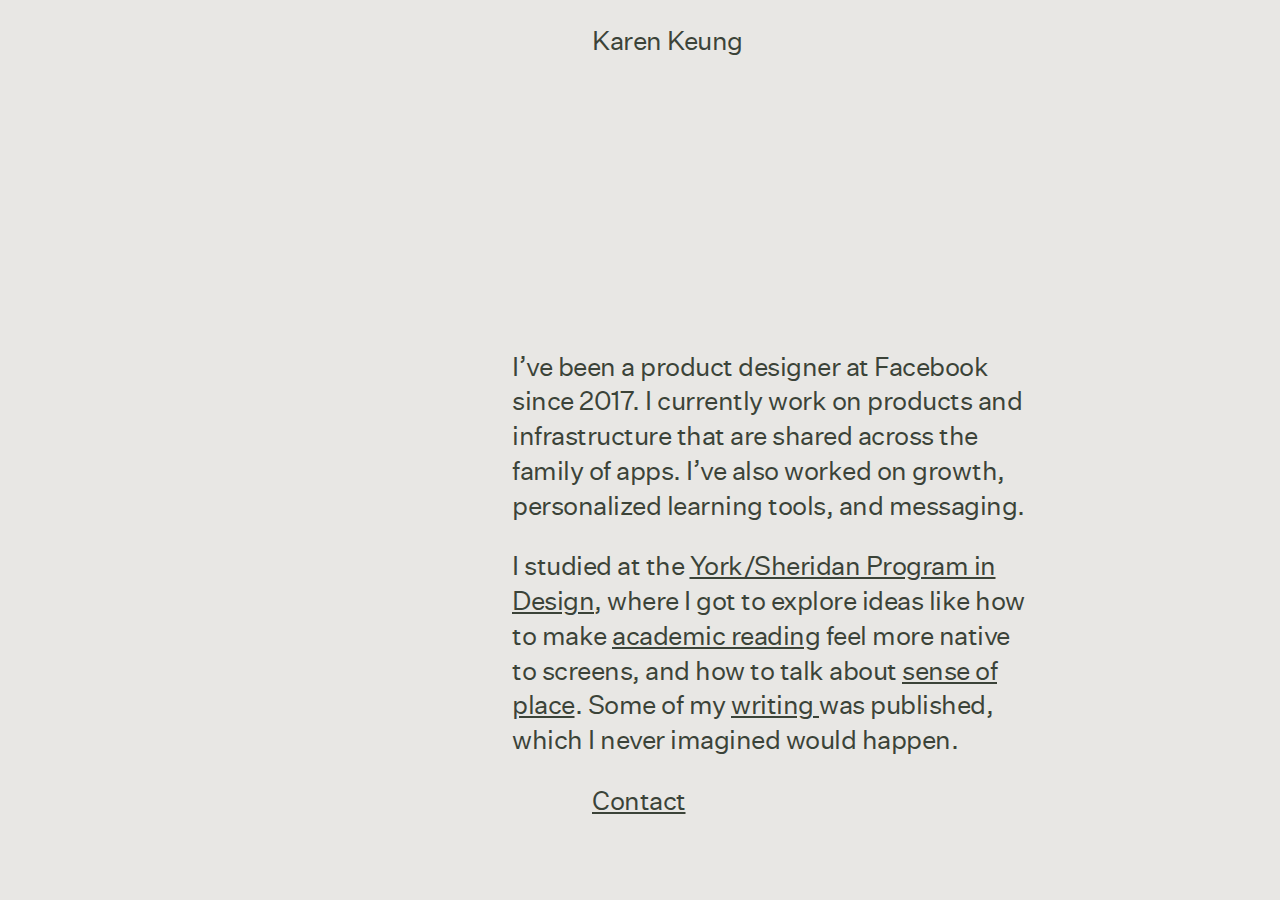
<file: index.html>
<!DOCTYPE html>
<html lang="en">
<head>
	<meta charset="utf-8"/>
	<meta name="description" content="Designing at Facebook. Graduate of the York/Sheridan Program in Design." />
	<meta name="viewport" content="width=device-width, initial-scale=1.0, minimum-scale=1.0, maximum-scale=1.0" />

	<title>Karen Keung</title>

	<meta property="og:title" content="Karen Keung"/>
	<meta property="og:type" content="website"/>
	<meta property="og:url" content="http://karenkeung.com"/>
	<meta property="og:image" content="http://karenkeung.com/assets/og-cover.png"/>
	<meta property="omg:image:width" content="1200">
	<meta property="omg:image:height" content="630">
	<meta property="og:description" content="Designer at Facebook. Graduate of the York/Sheridan Program in Design." />

	<link rel="stylesheet" href="css/style.css" />
	<!--[if lt IE 9]>
		<script src="http://html5shim.googlecode.com/svn/trunk/html5.js"></script>
	<![endif]-->
	<script src="https://ajax.googleapis.com/ajax/libs/jquery/2.2.2/jquery.min.js"></script>

</head>

<body>
<div id="wrap">
	
	<section id="header">
		<div class="indent">
			<p>Karen Keung</p>
		</div>
	</section>

	<section id="about">
		<div class="main">
			<p> I’ve been a product designer at Facebook since 2017. I currently work on products and infrastructure that are shared across the family of apps. I’ve also worked on growth, personalized learning tools, and messaging.</p>

			<p> I studied at the <a href="https://en.wikipedia.org/wiki/York/Sheridan_Design" target="blank">York/Sheridan Program in Design</a>, where I got to explore ideas like how to make <a href="/sesame" target="_blank">academic reading</a> feel more native to screens, and how to talk about <a href="/makingroom" target="_blank">sense of place</a>. Some of my <a href="http://designobserver.com/feature/slow-dont-stop/39589" target="_blank">writing </a>was published, which I never imagined would happen.</p>
		</div>
		<div class="indent">
			<p><a href="mailto:work.karenkeung@gmail.com" class="contact">Contact</a></p>
		</div>

	</section>
</div>

<!-- <div id="fade" class="day"></div> -->

</body>

<script type="text/javascript">
	var currentTime = new Date().getHours();
	if (8 <= currentTime && currentTime < 17) {
        document.getElementById("fade").className = "day";
	}

	else if ((17 <= currentTime && currentTime < 23)||(5 <= currentTime && currentTime < 8)) {
		document.body.style.backgroundColor="#F2F3F6";
        document.body.style.color = "#595C69";
        // document.getElementById("fade").className = "dusk";
	}

	else {
		document.body.style.backgroundColor="#212E24";
        document.body.style.color = "#ECD5B5";
        // document.getElementById("fade").className = "night";
	}
</script>

<script>
  (function(i,s,o,g,r,a,m){i['GoogleAnalyticsObject']=r;i[r]=i[r]||function(){
  (i[r].q=i[r].q||[]).push(arguments)},i[r].l=1*new Date();a=s.createElement(o),
  m=s.getElementsByTagName(o)[0];a.async=1;a.src=g;m.parentNode.insertBefore(a,m)
  })(window,document,'script','https://www.google-analytics.com/analytics.js','ga');

  ga('create', 'UA-50110826-1', 'auto');
  ga('send', 'pageview');
</script>
</file>
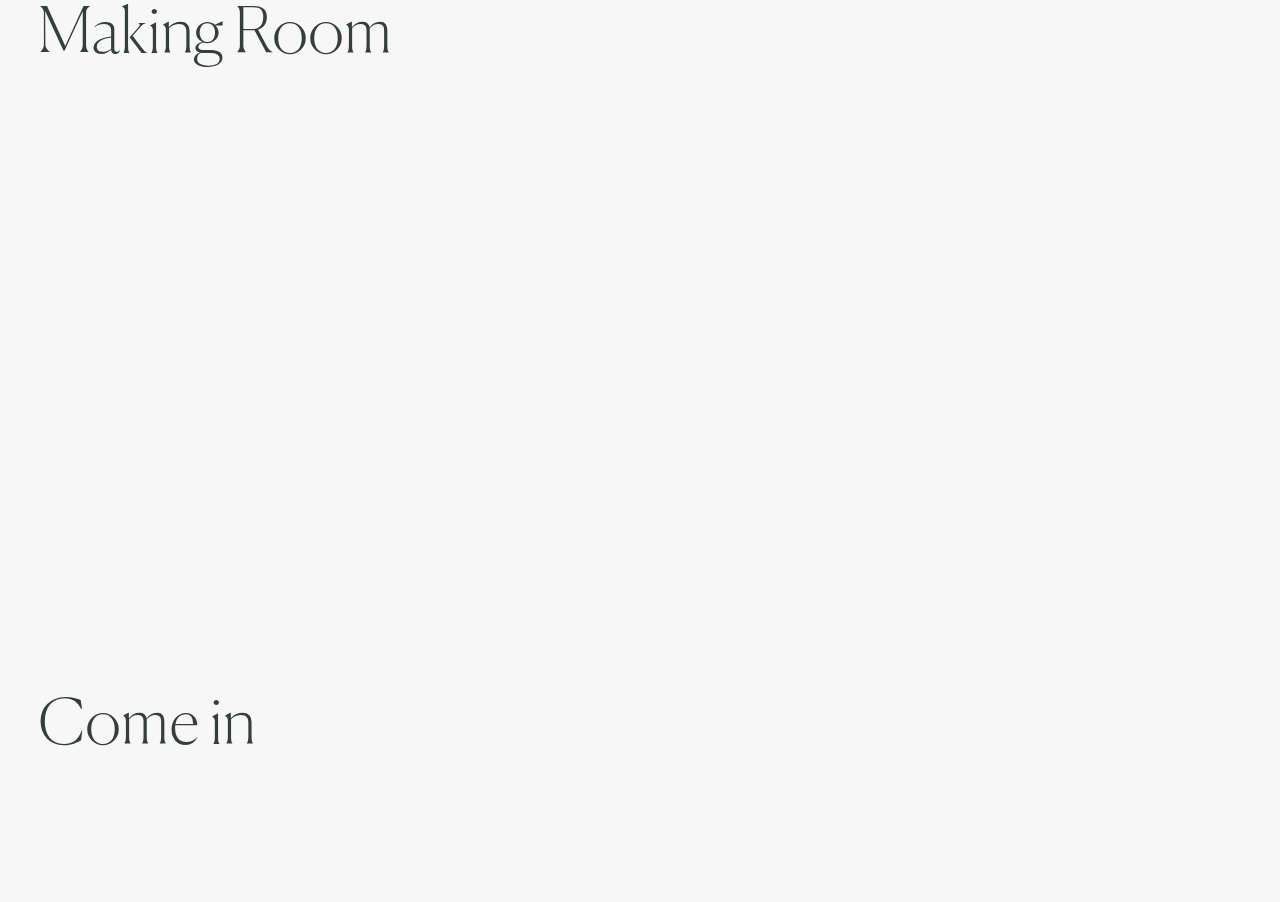
<file: makingroom/index.html>
<!DOCTYPE html>
<html lang="en">
<head>
	<meta charset="utf-8"/>
	<meta name="description" content="" />
	<meta name="viewport" content="width=device-width, initial-scale=1.0, minimum-scale=1.0, maximum-scale=1.0" />
	<title>Making Room</title>
	<meta property="og:title" content="Making Room"/>
	<meta property="og:type" content="website"/>
	<meta property="og:url" content="http://www.makingroom.site"/>
	<meta property="og:image:url" content="http://www.makingroom.site/assets/og-cover.png"/>
	<meta property="og:image:width" content="1200" />
	<meta property="og:image:height" content="630" />
	<meta property="og:description" content="Making Room, thesis exhibition."/>

	<link rel="shortcut icon" type="image/ico" href="/favicon.png" />

	<!--[if lt IE 9]>
		<script src="http://html5shim.googlecode.com/svn/trunk/html5.js"></script>
	<![endif]-->

	<script src="https://ajax.googleapis.com/ajax/libs/jquery/2.2.2/jquery.min.js"></script>
	<!-- <script src="js/jquery.smoothState.min.js"></script> -->
	<script src="js/main.js"></script>

	<link rel="stylesheet" type="text/css" href="slick/slick.css"/>
	<link rel="stylesheet" href="css/main.css" />
</head>

<body>
	<div id="wrap">
		<h1 class="dark">Making Room</h1>
		<h1 class="dark" id="open"><a href="open.html">Come in</a></h1>
		
		<div id="viewCountHome" class="meta">
			<div class="realtimeuserscounter"></div>
			<script src="https://realtimeusers.bycontrast.co/realtimeusers.js"></script>
		</div>
		
	</div>
</body>



<script>
  (function(i,s,o,g,r,a,m){i['GoogleAnalyticsObject']=r;i[r]=i[r]||function(){
  (i[r].q=i[r].q||[]).push(arguments)},i[r].l=1*new Date();a=s.createElement(o),
  m=s.getElementsByTagName(o)[0];a.async=1;a.src=g;m.parentNode.insertBefore(a,m)
  })(window,document,'script','https://www.google-analytics.com/analytics.js','ga');

  ga('create', 'UA-93911265-1', 'auto');
  ga('send', 'pageview');
</script>

</html>
</file>
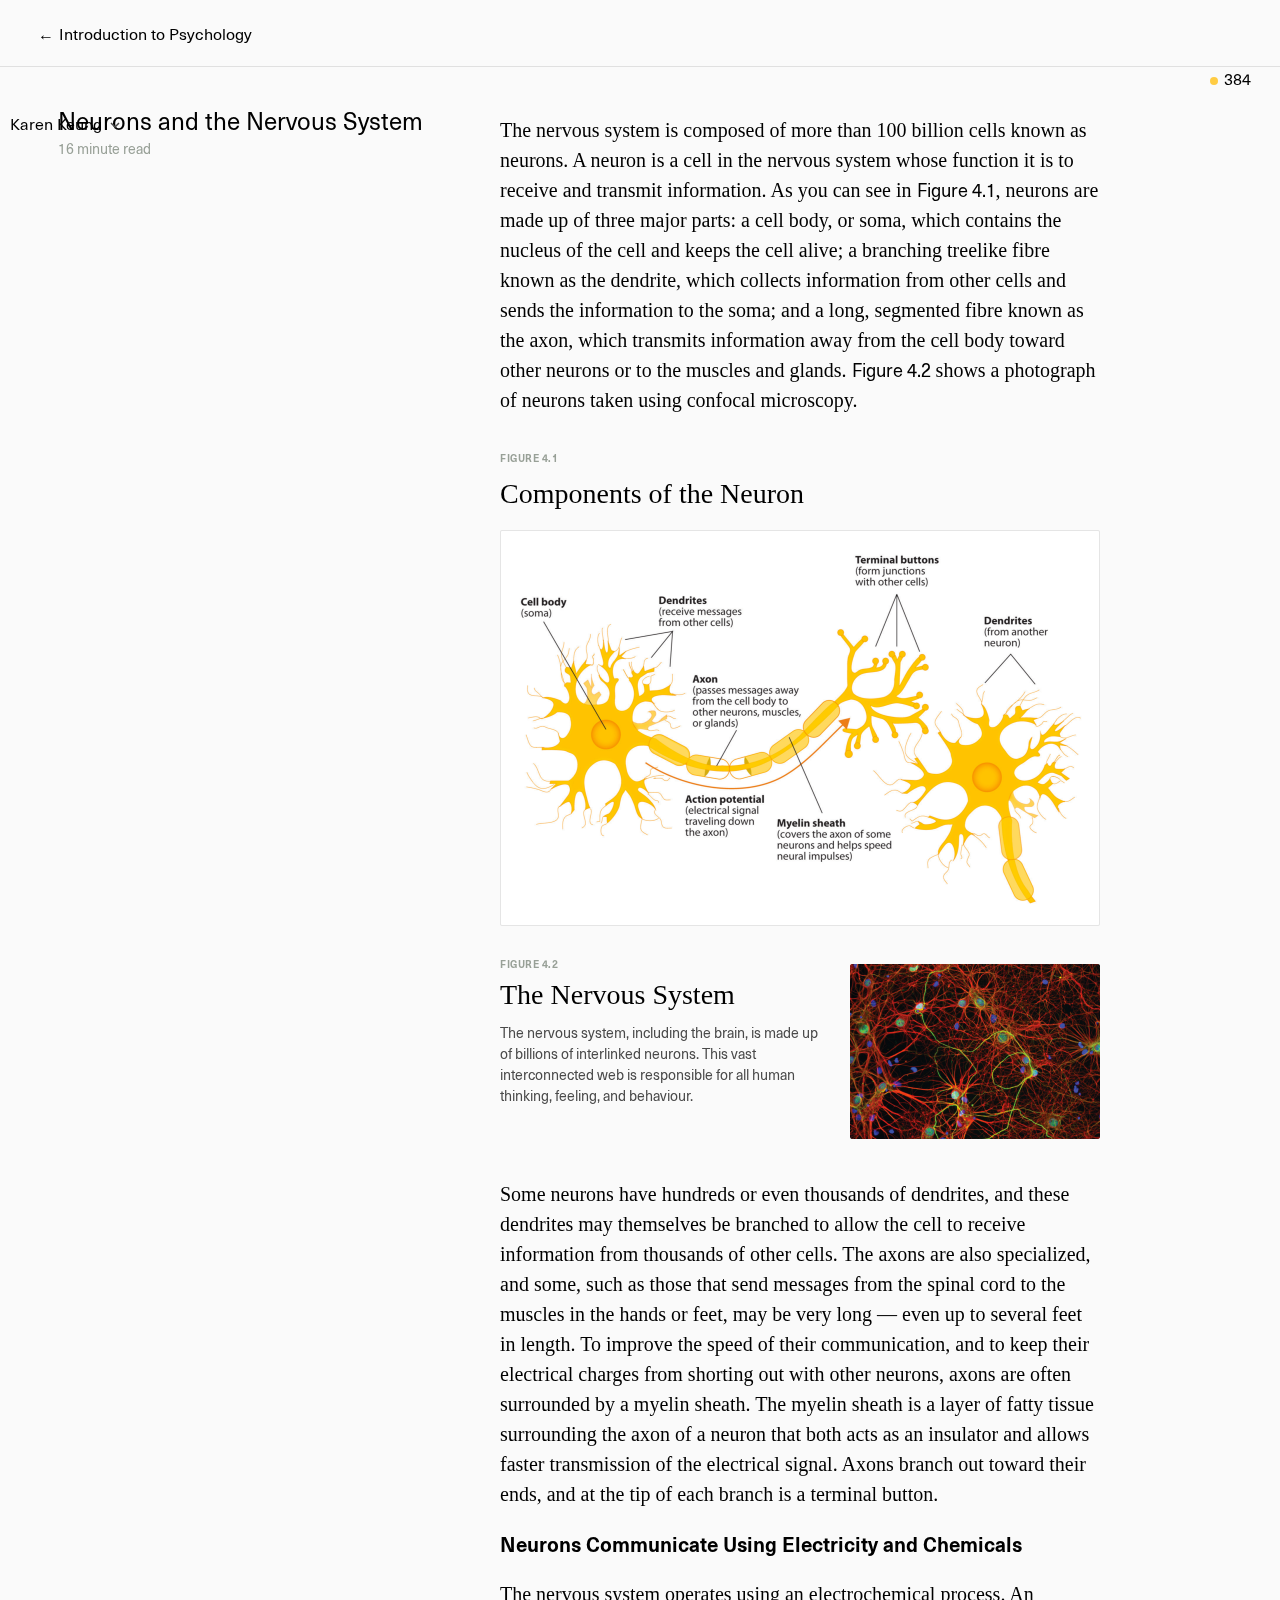
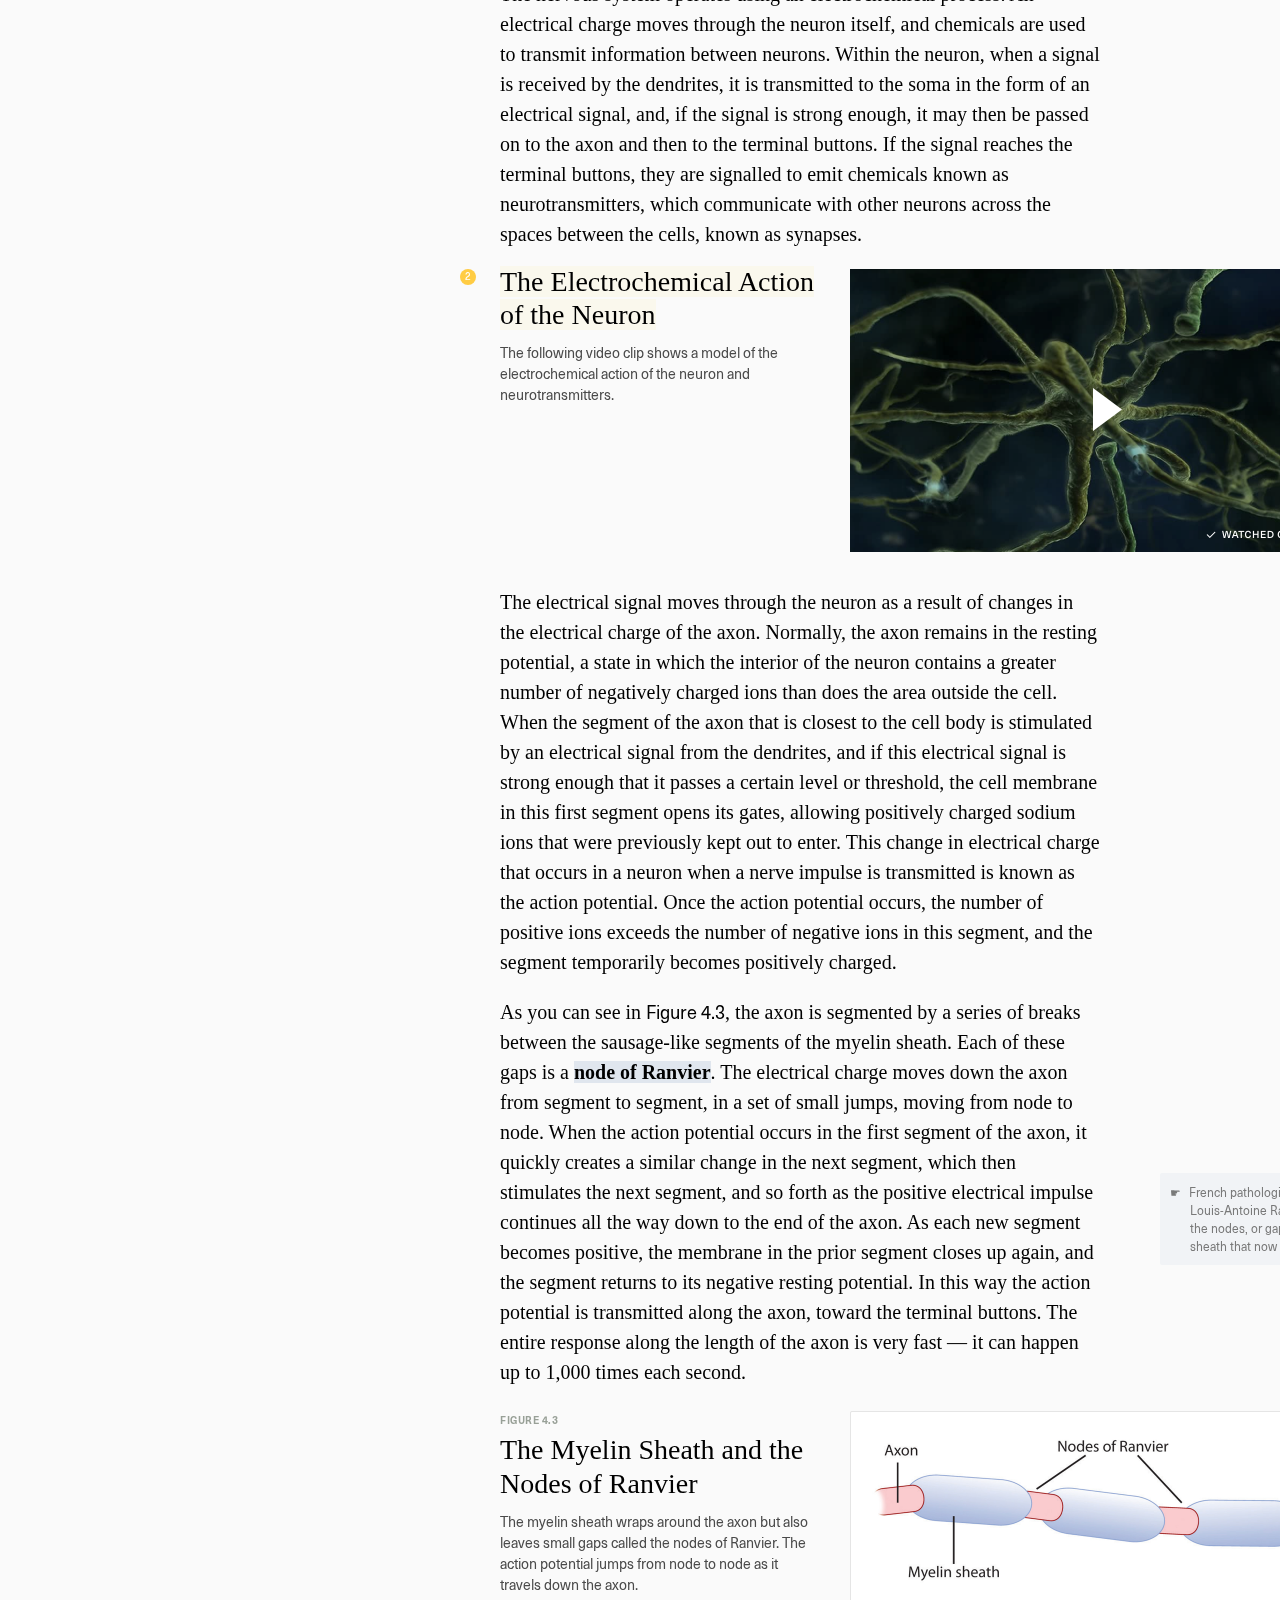
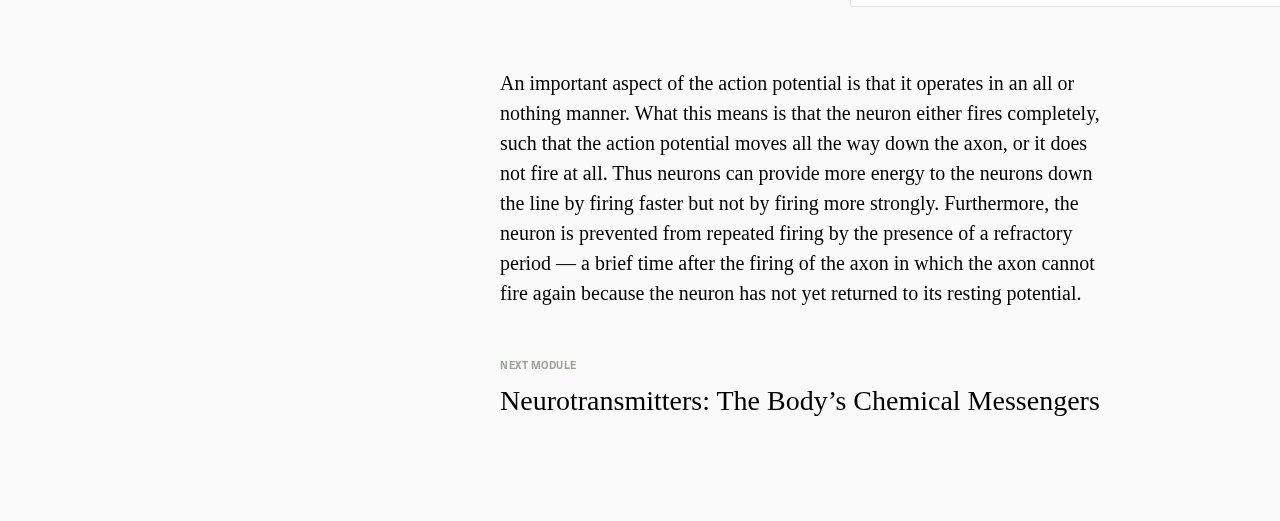
<file: sesame/prototypeZero/index.html>
<!DOCTYPE html>
<html lang="en">
<head>
	<meta charset="utf-8"/>
	<meta name="description" content="" />
	<meta name="viewport" content="width=device-width, initial-scale=1.0, minimum-scale=1.0, maximum-scale=1.0" />

	<title>Neurons and the Nervous System — Sesame1.0</title>

	<meta property="og:title" content="Prototyping Sesame 1"/>
	<meta property="og:type" content="website"/>
	<meta property="og:url" content=""/>
	<meta property="og:image" content=""/> 
	<meta property="og:description" content=""/>
	<link rel="shortcut icon" type="image/ico" href="favicon.png" />
	<link rel="stylesheet" href="style.css" />
	<script src="https://ajax.googleapis.com/ajax/libs/jquery/2.2.2/jquery.min.js"></script>
</head>

<body>
	<header>
		<ul class="nav">
			<a href="classroom.html"><li><p class="nav-back">Introduction to Psychology</p></li></a>
			<li><p class="nav-points">384</p></li>
			<li><p class="nav-profile">Karen Keung</p></li>
		</ul>
	</header>

	<div class="lhc">
		<section class="article-title">
			<h1>Neurons and the Nervous System</h1>
			<p class="read-time">16 minute read</p>
		</section>


		<section class="panel">
			<ul class="panel-nav">
				<li>Top</li>
				<li>Recent</li>
				<li class="active">Additional Resources</li>
			</ul>
			<div class="line-active"></div>

			<ul class="resource-list">
				<li>
					<div class="placeholder-resource"></div>		
					<p class="resource-title">Animation of action potential</p>
					<p class="resource-url">youtube.com</p>
				</li>
				<li>
					<div class="placeholder-resource"></div>		
					<p class="resource-title">Quick Checkpoint</p>
					<p class="resource-url">openscience.org</p>
				</li>
				<li>
					<div class="placeholder-resource"></div>		
					<p class="resource-title">Further reading on Ranvier</p>
					<p class="resource-url">historyofranvier.edu.on.ca</p>
				</li>
			</ul>

			<input type="text" class="resource-share" placeholder="Share a resource">
		

		</section>
	</div>

<div class="main">
	<section class="text-body">
		<p>The nervous system is composed of more than 100 billion cells known as neurons. A neuron is a cell in the nervous system whose function it is to receive and transmit information. As you can see in <span class="p-figure">Figure 4.1</span>, neurons are made up of three major parts: a cell body, or soma, which contains the nucleus of the cell and keeps the cell alive; a branching treelike fibre known as the dendrite, which collects information from other cells and sends the information to the soma; and a long, segmented fibre known as the axon, which transmits information away from the cell body toward other neurons or to the muscles and glands. <span class="p-figure">Figure 4.2</span> shows a photograph of neurons taken using confocal microscopy.
		</p>

		<figure>
			<h5>Figure 4.1</h5>
			<h2>Components of the Neuron</h2>
			<img src="img/figure-4.1.png" class="full">
		</figure>

		<figure class="fig-small">
			<h5>Figure 4.2</h5>
			<h2>The Nervous System</h2>
			<p class="caption caption-small">The nervous system, including the brain, is made up of billions of interlinked neurons. This vast interconnected web is responsible for all human thinking, feeling, and behaviour.</p>
			<img src="img/figure-4.2.png" class="half">
		</figure>

		<p>Some neurons have hundreds or even thousands of dendrites, and these dendrites may themselves be branched to allow the cell to receive information from thousands of other cells. The axons are also specialized, and some, such as those that send messages from the spinal cord to the muscles in the hands or feet, may be very long — even up to several feet in length. To improve the speed of their communication, and to keep their electrical charges from shorting out with other neurons, axons are often surrounded by a myelin sheath. The myelin sheath is a layer of fatty tissue surrounding the axon of a neuron that both acts as an insulator and allows faster transmission of the electrical signal. Axons branch out toward their ends, and at the tip of each branch is a terminal button.</p>

		<h3>Neurons Communicate Using Electricity and Chemicals</h3>
		<p>The nervous system operates using an electrochemical process. An electrical charge moves through the neuron itself, and chemicals are used to transmit information between neurons. Within the neuron, when a signal is received by the dendrites, it is transmitted to the soma in the form of an electrical signal, and, if the signal is strong enough, it may then be passed on to the axon and then to the terminal buttons. If the signal reaches the terminal buttons, they are signalled to emit chemicals known as neurotransmitters, which communicate with other neurons across the spaces between the cells, known as synapses.</p>

		<a class="button"><div class="badge"></div></a>

		<figure class="fig-small fig-video">
			<h2><a class="button">The Electrochemical Action of the Neuron</a></h2>
			<p class="caption caption-small">The following video clip shows a model of the electrochemical action of the neuron and neurotransmitters.</p>
			<img src="img/video.png" class="half-out v2">
		</figure>

		<p>The electrical signal moves through the neuron as a result of changes in the electrical charge of the axon. Normally, the axon remains in the resting potential, a state in which the interior of the neuron contains a greater number of negatively charged ions than does the area outside the cell. When the segment of the axon that is closest to the cell body is stimulated by an electrical signal from the dendrites, and if this electrical signal is strong enough that it passes a certain level or threshold, the cell membrane in this first segment opens its gates, allowing positively charged sodium ions that were previously kept out to enter. This change in electrical charge that occurs in a neuron when a nerve impulse is transmitted is known as the action potential. Once the action potential occurs, the number of positive ions exceeds the number of negative ions in this segment, and the segment temporarily becomes positively charged.<p>

		<p>As you can see in <span class="p-figure">Figure 4.3</span>, the axon is segmented by a series of breaks between the sausage-like segments of the myelin sheath. Each of these gaps is a 
		<span id="key-ranvier">node of Ranvier</span>. The electrical charge moves down the axon from segment to segment, in a set of small jumps, moving from node to node. When the action potential occurs in the first segment of the axon, it quickly creates a similar change in the next segment, which then stimulates the next segment, and so forth as the positive electrical impulse continues all the way down to the end of the axon. As each new segment becomes positive, the membrane in the prior segment closes up again, and the segment returns to its negative resting potential. In this way the action potential is transmitted along the axon, toward the terminal buttons. The entire response along the length of the axon is very fast — it can happen up to 1,000 times each second.
		<aside id="ranvier">French pathologist and anatomist Louis-Antoine Ranvier discovered the nodes, or gaps, in the myelin sheath that now bear his name.</aside>
		</p>

		

		<figure class="fig-small">
			<h5>Figure 4.3</h5>
				<h2>The Myelin Sheath and the Nodes of Ranvier</h2>
				<p class="caption caption-small">The myelin sheath wraps around the axon but also leaves small gaps called the nodes of Ranvier. The action potential jumps from node to node as it travels down the axon.</p>
				<img src="img/figure-4.3.png" class="half-out">
		</figure>

		<p>An important aspect of the action potential is that it operates in an all or nothing manner. What this means is that the neuron either fires completely, such that the action potential moves all the way down the axon, or it does not fire at all. Thus neurons can provide more energy to the neurons down the line by firing faster but not by firing more strongly. Furthermore, the neuron is prevented from repeated firing by the presence of a refractory period — a brief time after the firing of the axon in which the axon cannot fire again because the neuron has not yet returned to its resting potential.</p>
	</section>


	<section class="next">
		<h5>Next Module</h5>
		<h2>Neurotransmitters: The Body’s Chemical Messengers</h2>
	</section>
</div>

</body>




<script>
	
$(document).ready(function(){
	
	// SHOW PANEL
	$(".button").click(function() {
		$( ".panel" ).toggle();
	});

});
</script>
</file>
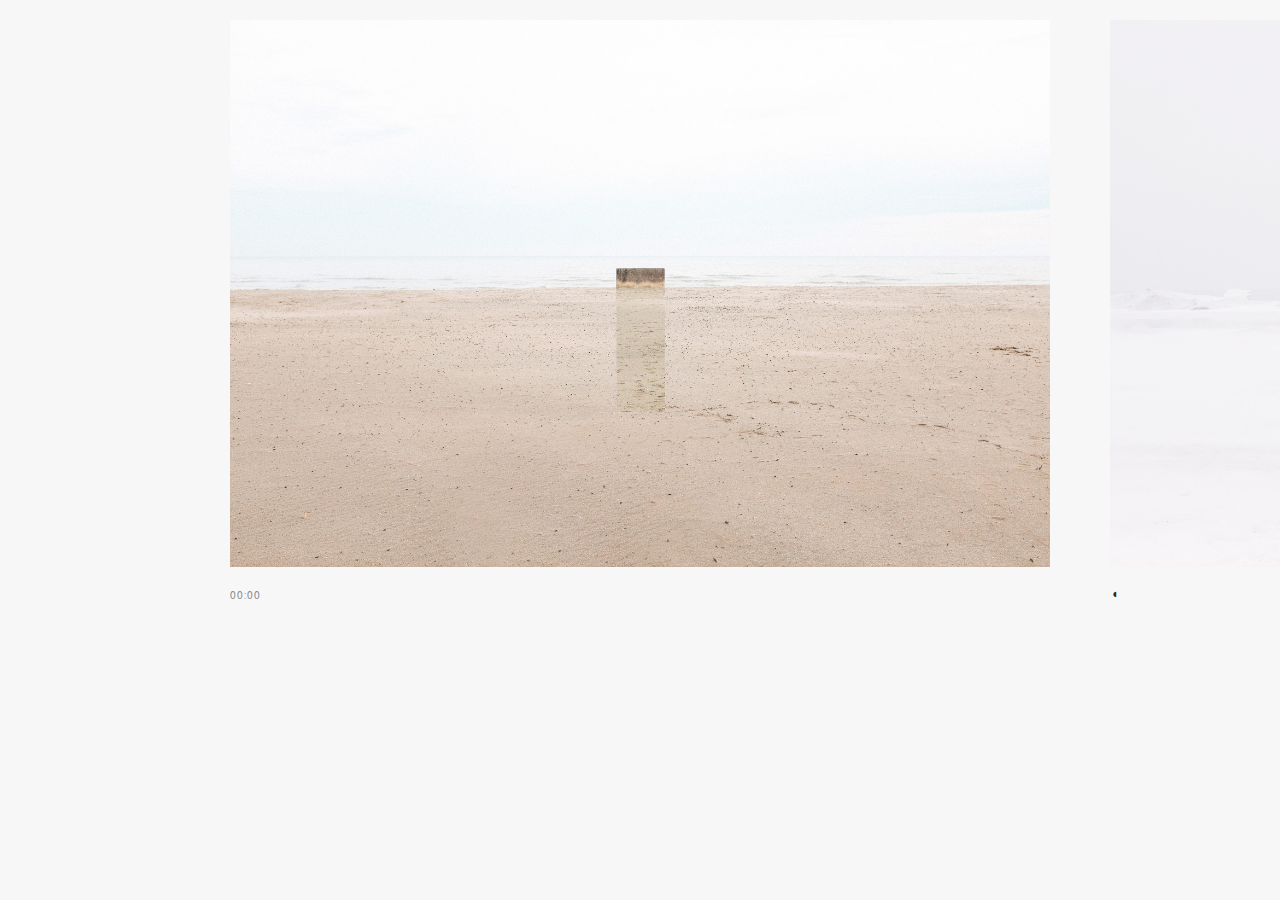
<file: makingroom/open.html>
<!DOCTYPE html>
<html lang="en">
<head>
	<meta charset="utf-8"/>
	<meta name="description" content="" />
	<meta name="viewport" content="width=device-width, initial-scale=1.0, minimum-scale=1.0, maximum-scale=1.0" />
	<title>Making Room</title>
	<meta property="og:title" content="Making Room"/>
	<meta property="og:type" content="website"/>
	<meta property="og:url" content="http://www.makingroom.site"/>
	<meta property="og:image:url" content="http://www.makingroom.site/assets/og-cover.png"/>
	<meta property="og:image:width" content="1200" />
	<meta property="og:image:height" content="630" />
	<meta property="og:description" content="Making Room, thesis exhibition."/>

	<link rel="shortcut icon" type="image/ico" href="/favicon.png" />
	<link rel="stylesheet" type="text/css" href="slick/slick.css"/>
	<link rel="stylesheet" href="css/main.css" />

	<!--[if lt IE 9]>
		<script src="http://html5shim.googlecode.com/svn/trunk/html5.js"></script>
	<![endif]-->
	 
	<script src="https://ajax.googleapis.com/ajax/libs/jquery/2.2.2/jquery.min.js"></script>
	<script src="js/main.js"></script>
	
</head>

<body id="bg">

	<div class="gallery">
		<img data-src="assets/i.jpg">
		<img data-src="assets/ii.jpg">
		<img data-src="assets/iii.jpg">
		<img data-src="assets/iv.jpg">
		<img data-src="assets/v.jpg">
		<img data-src="assets/vi.jpg">
		<img data-src="assets/vii.jpg">
		<div id="about">
			<div id="about-mobile">
				<input type="checkbox" id="about-open"></input>
				<label for="about-open">About this project</label>
				<br><br><br><br>
				 <a href="https://m.me/g/Abb64bxU93MYRsw6" id="room">Come talk with me</a>
				 <span class="meta byline">A project by <a href="http://www.karenkeung.com/" target="_blank">Karen Keung</a></span>

				<div class="overlay">
					<div class="overlay-text">
						Making Room is the product of a year-long design investigation into the changing landscapes of domesticity, privacy, and the identification of self.
						<div class="paragraphMarker"></div>A series of 7 photographs feature a single mirror in remote landscapes across Southern Ontario. While absent of human activity, these landscapes implicate the viewer through the intervention of the mirror.
						<div class="paragraphMarker"></div><!-- Typically rooted to the interior and to the private, domesticity as a concept is challenged here in its displacement.  -->This series instigates parallel commentary surrounding how liminiality influences the making of a contemporary home, in both space and self. <a href="https://m.me/g/Abb64bxU93MYRsw6" id="room">Come talk with me</a>.
						<br>
						<label for="about-open">Close</label>
						<span class="meta byline">A project by <a href="http://www.karenkeung.com/" target="_blank">Karen Keung</a></span>
					</div>
				</div>
			</div>

			<div id="about-desktop">
				Making Room is the product of a year-long design investigation into the changing landscapes of domesticity, privacy, and the identification of self.
				<div class="paragraphMarker"></div>A series of 7 photographs feature a single mirror in remote landscapes across Southern Ontario. While absent of human activity, these landscapes implicate the viewer through the intervention of the mirror.
				<div class="paragraphMarker"></div><!-- Typically rooted to the interior and to the private, domesticity as a concept is challenged here in its displacement.  -->This series instigates parallel commentary surrounding how liminality influences the making of a contemporary home, in both space and self. <a href="https://m.me/g/Abb64bxU93MYRsw6" id="room">Come talk with me</a>.
				<span class="meta byline">A project by <a href="http://www.karenkeung.com/" target="_blank">Karen Keung</a></span>
			</div>
		</div>
	</div>

	<div id="viewCount" class="meta">
		<div class="realtimeuserscounter"></div>
		<script src="https://realtimeusers.bycontrast.co/realtimeusers.js"></script>
	</div>	

	<div id="counter" class="meta">
		<label id="minutes">00</label>:<label id="seconds">00</label>
	    <script type="text/javascript">
	        var minutesLabel = document.getElementById("minutes");
	        var secondsLabel = document.getElementById("seconds");
	        var totalSeconds = 0;
	        setInterval(setTime, 1000);

	        function setTime()
	        {
	            ++totalSeconds;
	            secondsLabel.innerHTML = pad(totalSeconds%60);
	            minutesLabel.innerHTML = pad(parseInt(totalSeconds/60));
	        }

	        function pad(val)
	        {
	            var valString = val + "";
	            if(valString.length < 2)
	            {
	                return "0" + valString;
	            }
	            else
	            {
	                return valString;
	            }
	        }
	    </script>
	</div>	

	<a id="themeToggle">◐</a>
			
</body>

<script type="text/javascript" src="slick/slick.min.js"></script>

<script>
$(document).ready(function(){
	$('#themeToggle').click(function (){
	    $("#bg").toggleClass("darkTheme");
	    $("#about").toggleClass("darkTheme");
	    $(".overlay").toggleClass("darkTheme");
	    $(".paragraphMarker").toggleClass("paragraphMarkerDark");
	});

});
</script>

<script>
  (function(i,s,o,g,r,a,m){i['GoogleAnalyticsObject']=r;i[r]=i[r]||function(){
  (i[r].q=i[r].q||[]).push(arguments)},i[r].l=1*new Date();a=s.createElement(o),
  m=s.getElementsByTagName(o)[0];a.async=1;a.src=g;m.parentNode.insertBefore(a,m)
  })(window,document,'script','https://www.google-analytics.com/analytics.js','ga');

  ga('create', 'UA-93911265-1', 'auto');
  ga('send', 'pageview');
</script>

</html>
</file>
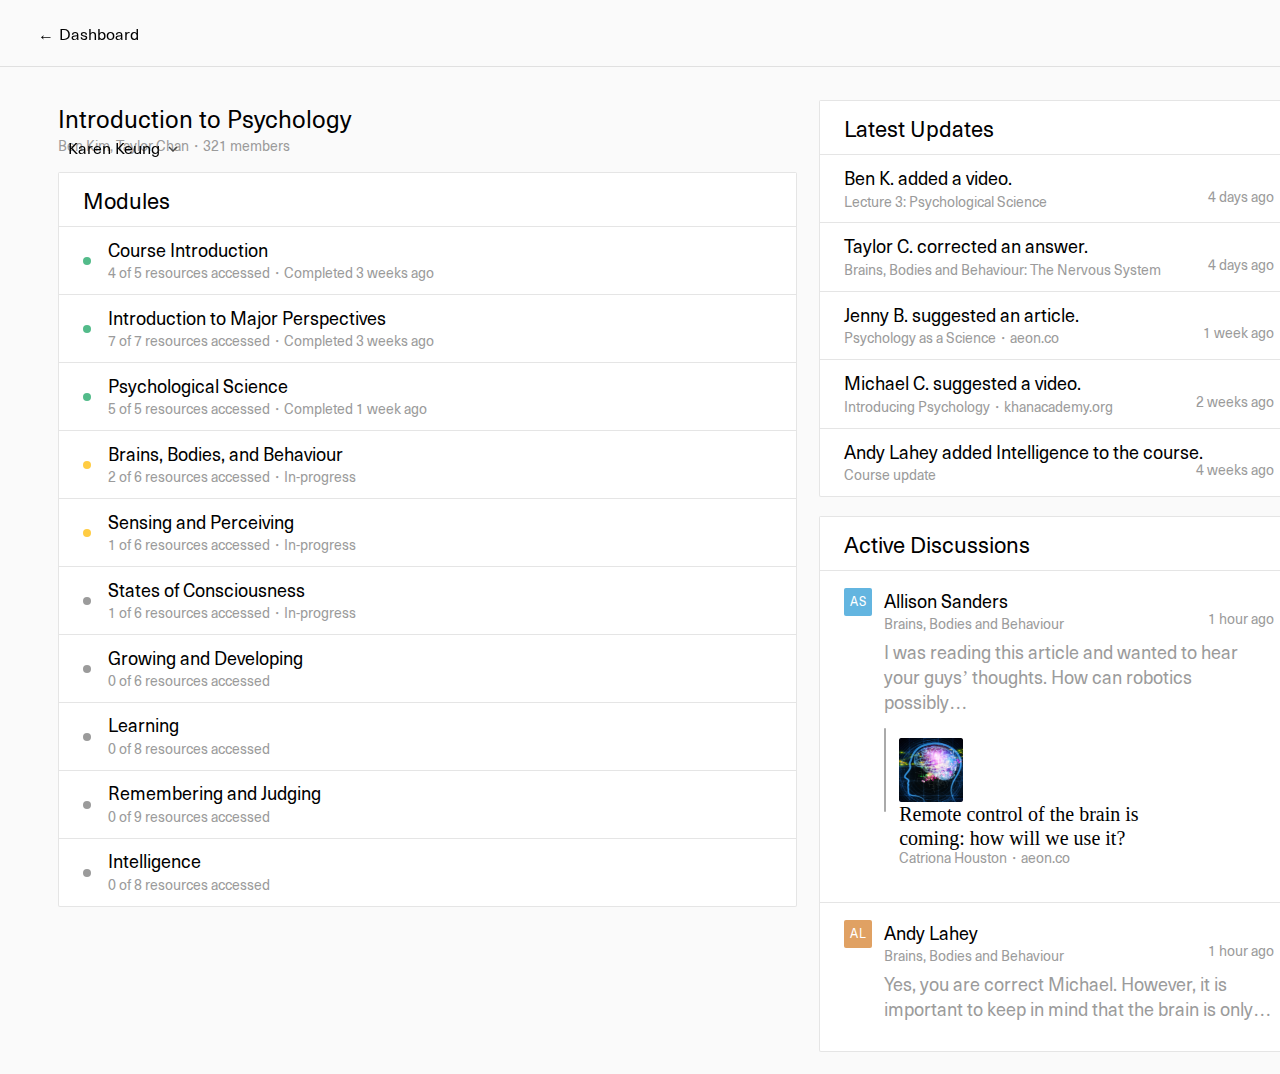
<file: sesame/prototypeZero/classroom.html>
<!DOCTYPE html>
<html lang="en">
<head>
	<meta charset="utf-8"/>
	<meta name="description" content="" />
	<meta name="viewport" content="width=device-width, initial-scale=1.0, minimum-scale=1.0, maximum-scale=1.0" />

	<title>Introduction to Psychology</title>

	<meta property="og:title" content="Prototyping Sesame v1.0"/>
	<meta property="og:type" content="website"/>
	<meta property="og:url" content=""/>
	<meta property="og:image" content=""/> 
	<meta property="og:description" content=""/>
	<link rel="shortcut icon" type="image/ico" href="favicon.png" />
	<link rel="stylesheet" href="style_dash.css" />
	<script src="https://ajax.googleapis.com/ajax/libs/jquery/2.2.2/jquery.min.js"></script>
	<script src="js/main.js"></script>
	<script src="js/jquery.smoothState.min.js"></script>
</head>

<body><div id="mainSmooth">
	<header>
		<div class="wrap">
		<ul class="nav">
			<a href="dashboard.html"><li><p class="nav-back">Dashboard</p></li></a>
			<li><p class="nav-points adjust1">384</p></li>
			<li><p class="nav-profile">Karen Keung</p></li>
		</ul>
		</div>
	</header>

<div class="wrap">

	<section id="classrooms">
		<h1>Introduction to Psychology</h1>
		<p><span class="meta">Ben Kim, Taylor Chan・321 members</span></p>

		<table>
			<tr>
				<th>Modules</th>
			</tr>
			<tr>
				<td class="module">
					<div class="status st-complete"></div>
					<div class="module-wrapper">
						Course Introduction<br>
						<span class="meta">4 of 5 resources accessed・Completed 3 weeks ago</span>
					</div>
				</td>
			</tr>
			<tr>
				<td class="module">
					<div class="status st-complete"></div>
					<div class="module-wrapper">
						Introduction to Major Perspectives<br>
						<span class="meta">7 of 7 resources accessed・Completed 3 weeks ago</span>
					</td>
				</div>
			</tr>
			<tr>
				<td class="subject">
					<div class="status st-complete"></div>
					<div class="module-wrapper">
						Psychological Science<br>
						<span class="meta">5 of 5 resources accessed・Completed 1 week ago</span>
					</div>
				</td>
			</tr>
			<tr>
				<td class="subject"><a href="classroom.html" class="rowlink">
					<div class="status st-progress"></div>
					<div class="module-wrapper">
						<a href="module.html" class="rowlink">Brains, Bodies, and Behaviour<br>
						<span class="meta">2 of 6 resources accessed・In-progress</span>
						</a>
					</div>
				</td>
			</tr>
			<tr>
				<td class="subject">
					<div class="status st-progress"></div>
					<div class="module-wrapper">
						Sensing and Perceiving <br>
						<span class="meta">1 of 6 resources accessed・In-progress</span>
					</div>
				</td>
			</tr>
			<tr>
				<td class="subject">
					<div class="status st-unread"></div>
					<div class="module-wrapper">
						States of Consciousness <br>
						<span class="meta">1 of 6 resources accessed・In-progress</span>
					</div>
				</td>
			</tr>
			<tr>
				<td class="subject">
					<div class="status st-unread"></div>
					<div class="module-wrapper">
						Growing and Developing<br>
						<span class="meta">0 of 6 resources accessed</span>
					</div>
				</td>
			</tr>
			<tr>
				<td class="subject">
					<div class="status st-unread"></div>
					<div class="module-wrapper">
						Learning <br>
						<span class="meta">0 of 8 resources accessed</span>
					</div>
				</td>
			</tr>
			<tr>
				<td class="subject">
					<div class="status st-unread"></div>
					<div class="module-wrapper">
						Remembering and Judging<br>
						<span class="meta">0 of 9 resources accessed</span>
					</div>
				</td>
			</tr>
			<tr>
				<td class="subject">
					<div class="status st-unread"></div>
					<div class="module-wrapper">
						Intelligence<br>
						<span class="meta">0 of 8 resources accessed</span>
					</div>
				</td>
			</tr>
			</table>	
	</section>

	<section id="updates">
		<table>
			<tr>
				<th>Latest Updates</th>
			</tr>
			<tr>
				<td class="subject">
					<span class="mention">Ben K.</span> added a video.<br>
					<span class="meta">Lecture 3: Psychological Science</span>
					<span class="meta td-right">4 days ago</span>
				</td>
			</tr>
			<tr>
				<td class="subject">
					<span class="mention">Taylor C.</span> corrected an answer.<br>
					<span class="meta">Brains, Bodies and Behaviour: The Nervous System</span>
					<span class="meta td-right">4 days ago</span>
				</td>
			</tr>
			<tr>
				<td class="subject">
					<span class="mention">Jenny B.</span> suggested an article.<br>
					<span class="meta">Psychology as a Science・aeon.co</span>
					<span class="meta td-right">1 week ago</span>
				</td>
			</tr>
			<tr>
				<td class="subject">
					<span class="mention">Michael C.</span> suggested a video.<br>
					<span class="meta">Introducing Psychology・khanacademy.org</span>
					<span class="meta td-right">2 weeks ago</span>
				</td>
			</tr>
			<tr>
				<td class="subject">
					<span class="mention">Andy Lahey</span> added Intelligence to the course.<br>
					<span class="meta">Course update</span>
					<span class="meta td-right">4 weeks ago</span>
				</td>
			</tr>
		</table>
	</section>

	<section id="discussion">
		<table>
			<tr>
				<th>Active Discussions</th>
			</tr>
			<tr>
				<td class="discussion-item">
					<div class="user-av" id="alison"></div>
					<div id="hovercardAlison" class="hovercard">
						<div class="hovercardInfo">
							<h4>Allison Sanders</h4>
							<span class="meta" id="alisonPoints">64</span>
							<span class="meta">Studying economics at York University<br>Also enrolled in Linear Algebra I</span>
						</div>
					</div>
					<div class="discussion-post">
						Allison Sanders<br>
						<span class="meta">Brains, Bodies and Behaviour</span>
						<span class="meta td-right">1 hour ago</span>
						<p class="commentBody">I was reading this article and wanted to hear your guys’ thoughts. How can robotics possibly…</span></p>
						<div class="article-render">
							<div class="article-indentLine"></div>
							<div class="article-img"></div>
							<div class="article-title"><a href="https://aeon.co/ideas/remote-control-of-the-mind-is-coming-how-will-we-use-it" target="_blank">Remote control of the brain is coming: how will we use it?</a></div>
							<div class="article-meta">Catriona Houston・aeon.co</div>
						</div>

					</div>
				</td>
			</tr>
			<tr>
				<td class="discussion-item">
					<div class="user-av" id="andy"></div>
					<div id="hovercardAndy" class="hovercard">
						<div class="hovercardInfo">
							<h4>Andy Lahey</h4>
							<span class="meta" id="alisonPoints">1903</span>
							<span class="meta">Professor at York University<br>Administers PSYC1000<br>Star contributor to Psychology Commons</span>
						</div>
					</div>
					<div class="discussion-post">
						Andy Lahey<br>
						<span class="meta">Brains, Bodies and Behaviour</span>
						<span class="meta td-right">1 hour ago</span>
						<p class="commentBody">Yes, you are correct <span class="mention">Michael</span>. However, it is important to keep in mind that the brain is only…</span></p>
					</div>
				</td>
			</tr>
			
		</table>
	</section>

</div>
</div>
</body>
</file>
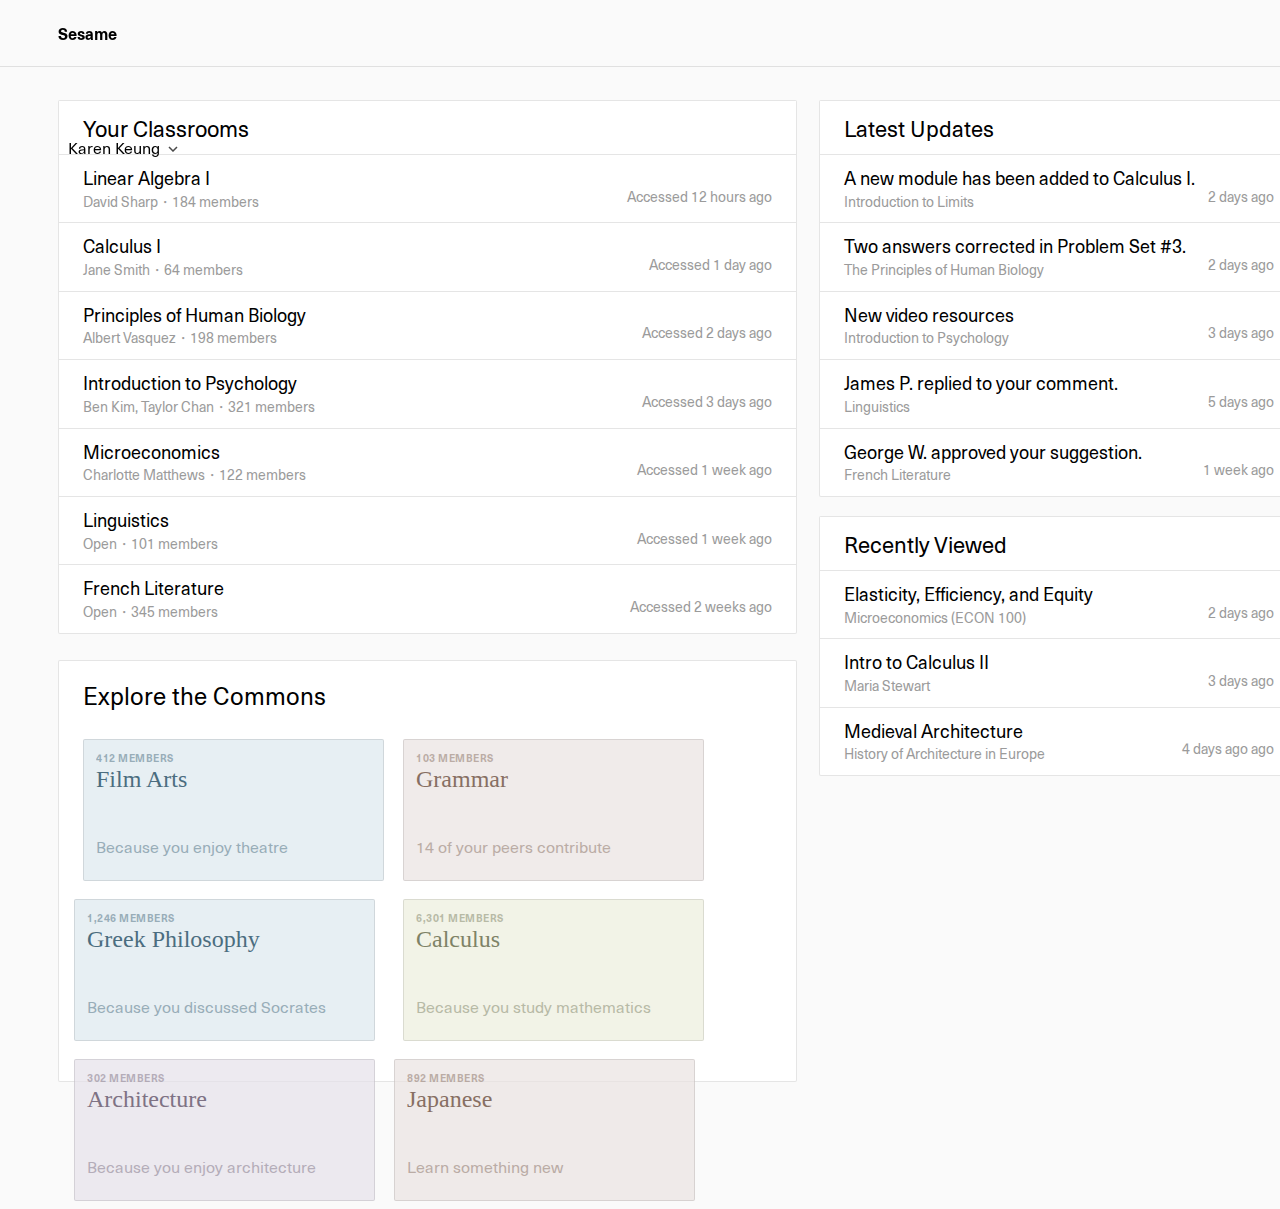
<file: sesame/prototypeZero/dashboard.html>
<!DOCTYPE html>
<html lang="en">
<head>
	<meta charset="utf-8"/>
	<meta name="description" content="" />
	<meta name="viewport" content="width=device-width, initial-scale=1.0, minimum-scale=1.0, maximum-scale=1.0" />

	<title>Dashboard — Sesame 1.0</title>

	<meta property="og:title" content="Prototyping Sesame v1.0"/>
	<meta property="og:type" content="website"/>
	<meta property="og:url" content=""/>
	<meta property="og:image" content=""/> 
	<meta property="og:description" content=""/>
	<link rel="shortcut icon" type="image/ico" href="favicon.png" />
	<link rel="stylesheet" href="style_dash.css" />
	<script src="https://ajax.googleapis.com/ajax/libs/jquery/2.2.2/jquery.min.js"></script>
	<script src="js/main.js"></script>
	<script src="js/jquery.smoothState.min.js"></script>
	
</head>

<body> <div id="mainSmooth">
	<header>
		<div class="wrap">
		<ul class="nav">
			<li><p class="home">Sesame</p></li></a>
			<li><p class="nav-points">384</p></li>
			<li><p class="nav-profile">Karen Keung</p></li>
		</ul>
		</div>
	</header>

<div class="wrap">

	<section id="classrooms">
		<table>
			<tr>
				<th>Your Classrooms</th>
			</tr>
			<tr>
				<td class="subject">
					Linear Algebra I<br>
					<span class="meta">David Sharp・184 members</span>
					<span class="meta td-right">Accessed 12 hours ago</span>
				</td>
			</tr>
			<tr>
				<td class="subject">
					Calculus I<br>
					<span class="meta">Jane Smith・64 members</span>
					<span class="meta td-right">Accessed 1 day ago</span>
				</td>
			</tr>
			<tr>
				<td class="subject">
					Principles of Human Biology<br>
					<span class="meta">Albert Vasquez・198 members</span>
					<span class="meta td-right">Accessed 2 days ago</span>
				</td>
			</tr>
			<tr>
				<td class="subject"><a href="classroom.html" class="rowlink">
					Introduction to Psychology<br>
					<span class="meta">Ben Kim, Taylor Chan・321 members</span>
					<span class="meta td-right">Accessed 3 days ago</span></a>
				</td>
			</tr>
			<tr>
				<td class="subject">
					Microeconomics<br>
					<span class="meta">Charlotte Matthews・122 members</span>
					<span class="meta td-right">Accessed 1 week ago</span>
				</td>
			</tr>
			<tr>
				<td class="subject">
					Linguistics<br>
					<span class="meta">Open・101 members</span>
					<span class="meta td-right">Accessed 1 week ago</span>
				</td>
			</tr>
			<tr>
				<td class="subject">
					French Literature<br>
					<span class="meta">Open・345 members</span>
					<span class="meta td-right">Accessed 2 weeks ago</span>
				</td>
			</tr>
			</table>	
	</section>

	<section id="explore">
		<div class"exploreWrap">
			<h1><a href="commons.html">Explore the Commons</a></h1>
			<div class="subjectCard subjectFirst humanities">
				<h5>412 members</h5>
				<h2>Film Arts</h2>
				<p class="rec">Because you enjoy theatre</p>
			</div>
			<div class="subjectCard language">
				<h5>103 members</h5>
				<h2>Grammar</h2>
				<p class="rec">14 of your peers contribute</p>
			</div>
			<div class="subjectCard humanities">
				<h5>1,246 members</h5>
				<h2>Greek Philosophy</h2>
				<p class="rec">Because you discussed Socrates</p>
			</div>
			<div class="subjectCard subjectFirst mathematics">
				<h5>6,301 members</h5>
				<h2>Calculus</h2>
				<p class="rec">Because you study mathematics</p>
			</div>
			<div class="subjectCard art">
				<h5>302 members</h5>
				<h2>Architecture</h2>
				<p class="rec">Because you enjoy architecture</p>
			</div>
			<div class="subjectCard language">
				<h5>892 members</h5>
				<h2>Japanese</h2>
				<p class="rec">Learn something new</p>
			</div>
			
		</div>
	</section>

	<section id="updates">
		<table>
			<tr>
				<th>Latest Updates</th>
			</tr>
			<tr>
				<td class="subject">
					A new module has been added to Calculus I.<br>
					<span class="meta">Introduction to Limits</span>
					<span class="meta td-right">2 days ago</span>
				</td>
			</tr>
			<tr>
				<td class="subject">
					Two answers corrected in Problem Set #3.<br>
					<span class="meta">The Principles of Human Biology</span>
					<span class="meta td-right">2 days ago</span>
				</td>
			</tr>
			<tr>
				<td class="subject">
					New video resources<br>
					<span class="meta">Introduction to Psychology</span>
					<span class="meta td-right">3 days ago</span>
				</td>
			</tr>
			<tr>
				<td class="subject">
					James P. replied to your comment.<br>
					<span class="meta">Linguistics</span>
					<span class="meta td-right">5 days ago</span>
				</td>
			</tr>
			<tr>
				<td class="subject">
					George W. approved your suggestion.<br>
					<span class="meta">French Literature</span>
					<span class="meta td-right">1 week ago</span>
				</td>
			</tr>
		</table>
	</section>

	<section id="recent">
		<table>
			<tr>
				<th>Recently Viewed</th>
			</tr>
			<tr>
				<td class="subject">
					Elasticity, Efficiency, and Equity<br>
					<span class="meta">Microeconomics (ECON 100)</span>
					<span class="meta td-right">2 days ago</span>
				</td>
			</tr>
			<tr>
				<td class="subject">
					Intro to Calculus II<br>
					<span class="meta">Maria Stewart</span>
					<span class="meta td-right">3 days ago</span>
				</td>
			</tr>
			<tr>
				<td class="subject">
					Medieval Architecture<br>
					<span class="meta">History of Architecture in Europe</span>
					<span class="meta td-right">4 days ago ago</span>
				</td>
			</tr>
		</table>
	</section>

</div>
</div>
</body>

<!-- 
<script>
	// Make table rows links
	$('tr').click( function() {
	    window.location = $(this).find('a').attr('href');
	}).hover( function() {
	    $(this).toggleClass('hover');
	});
</script> -->
</file>
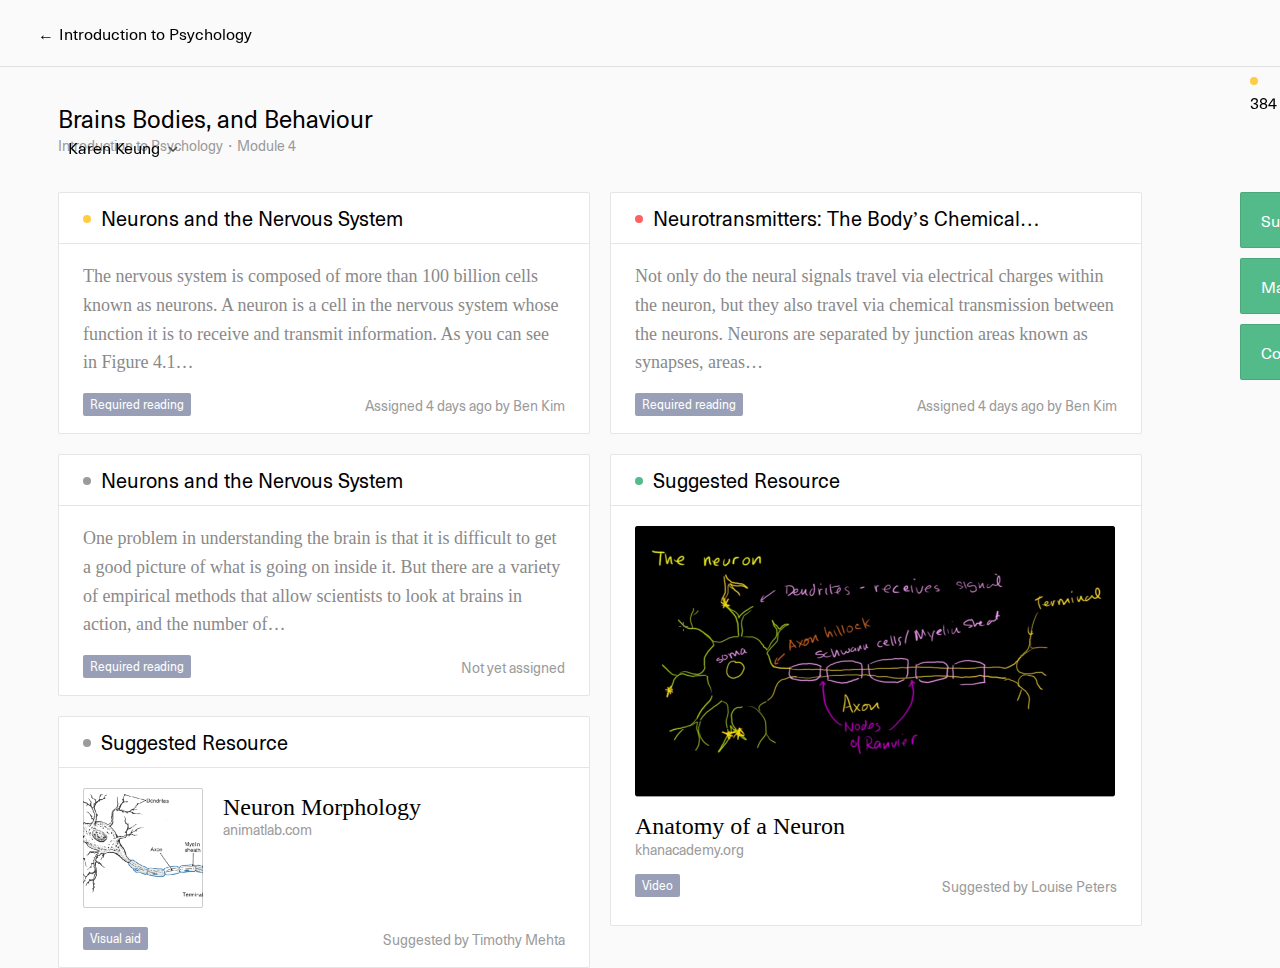
<file: sesame/prototypeZero/module.html>
<!DOCTYPE html>
<html lang="en">
<head>
	<meta charset="utf-8"/>
	<meta name="description" content="" />
	<meta name="viewport" content="width=device-width, initial-scale=1.0, minimum-scale=1.0, maximum-scale=1.0" />

	<title>Brains, Bodies, and Behaviour</title>

	<meta property="og:title" content="Prototyping Sesame v1.0"/>
	<meta property="og:type" content="website"/>
	<meta property="og:url" content=""/>
	<meta property="og:image" content=""/> 
	<meta property="og:description" content=""/>
	<link rel="shortcut icon" type="image/ico" href="favicon.png" />
	<link rel="stylesheet" href="style_dash.css" />
	<script src="https://ajax.googleapis.com/ajax/libs/jquery/2.2.2/jquery.min.js"></script>
	<script src="js/main.js"></script>
	<script src="js/jquery.smoothState.min.js"></script>
</head>

<body><div id="mainSmooth">
	<header>
		<div class="wrap">
		<ul class="nav">
			<a href="classroom.html"><li><p class="nav-back">Introduction to Psychology</p></li></a>
			<li><p class="nav-points adjust2">384</p></li>
			<li><p class="nav-profile">Karen Keung</p></li>
		</ul>
		</div>
	</header>

<div class="wrap">

	<section id="classrooms">
		<h1>Brains Bodies, and Behaviour</h1>
		<p><span class="meta">Introduction to Psychology・Module 4</span></p>
	</section>

	<section id="modules">
		<div class="modulePanel"><a href="index.html">
			<div class="modulePanelTitle">
				<div class="status st-progress"></div>
				<span style="margin-left: 18px;">Neurons and the Nervous System</span>
			</div>
			<div class="modulePanelBody">
				<p class="textprev">The nervous system is composed of more than 100 billion cells known as neurons. A neuron is a cell in the nervous system whose function it is to receive and transmit information. As you can see in Figure 4.1…</p>
				<span class="label">Required reading</span>
				<span class="meta right">Assigned 4 days ago by <span class="mention">Ben Kim</span></span>
			</div>
		</a>
		</div>

		<div class="modulePanel">
			<div class="modulePanelTitle">
				<div class="status st-late"></div>
				<span style="margin-left: 18px;">Neurotransmitters: The Body’s Chemical…</span>
			</div>
			<div class="modulePanelBody">
				<p class="textprev">Not only do the neural signals travel via electrical charges within the neuron, but they also travel via chemical transmission between the neurons. Neurons are separated by junction areas known as synapses, areas…</p>
				<span class="label">Required reading</span>
				<span class="meta right">Assigned 4 days ago by <span class="mention">Ben Kim</span></span>
			</div>
		</div>

		<div class="modulePanel">
			<div class="modulePanelTitle">
				<div class="status st-unread"></div>
				<span style="margin-left: 18px;">Neurons and the Nervous System</span>
			</div>
			<div class="modulePanelBody">
				<p class="textprev">One problem in understanding the brain is that it is difficult to get a good picture of what is going on inside it. But there are a variety of empirical methods that allow scientists to look at brains in action, and the number of…</p>
				<span class="label">Required reading</span>
				<span class="meta right">Not yet assigned</span>
			</div>
		</div>

		<div class="modulePanel moduleVideo">
			<div class="modulePanelTitle">
				<div class="status st-complete"></div>
				<span style="margin-left: 18px;">Suggested Resource</span>
			</div>
			<div class="modulePanelBody">
				<img src="img/video-module.png" width="480px;" style="margin-top:20px;">
				<h2>Anatomy of a Neuron</h2>
				<p><span class="meta">khanacademy.org</span></p>
				<span class="label">Video</span>
				<span class="meta right">Suggested by <span class="mention">Louise Peters</span></span>
			</div>
		</div>

		<div class="modulePanel moduleLink">
			<div class="modulePanelTitle">
				<div class="status st-unread"></div>
				<span style="margin-left: 18px;">Suggested Resource</span>
			</div>
			<div class="modulePanelBody">
				<img src="img/link-module.png" width="120px;" style="margin: 20px 0px;">
				<h2><span style="position: absolute; margin: -150px 0px 0px 140px;">Neuron Morphology</span></h2>
				<p><span class="meta" style="position: absolute; margin: -110px 0px 0px 140px;">animatlab.com</span></p>
				<span class="label">Visual aid</span>
				<span class="meta right">Suggested by <span class="mention">Timothy Mehta</span></span>
			</div>
		</div>
	</section>

	<section id="links">
		<div class="btnLink">Suggest an additional resource</div>
		<div class="btnLink">Mark module as completed</div>
		<div class="btnLink">Contact course administrator</div>

	</section>


</div>
</div>
</body>
</file>
<file: css/style.css>
body {
	font-family: "Untitled Sans", sans-serif;
	font-size: 1.6rem;
	font-weight: 400;
	line-height: 1.36;
	letter-spacing: -0.5px;
	color: #3B4338;
	-webkit-font-smoothing: antialiased;
	-moz-osx-font-smoothing: grayscale;
	background-color: #E8E7E4;
	margin: 0px;
	overscroll-behavior: none;
}
	::selection { background: rgba(77,129,119,0.1); }
	::-moz-selection { background: rgba(77,129,119,0.1); }

#wrap {
	width: 80%;
	max-width: 1800px;
	margin: 60px auto;
	padding-left: 52%;
}

#header {
	width: 100%;
	padding-bottom: 240px;
}

.main {
	width: 600px;
}

.indent {
	text-indent: 80px;
}

a {
	color: inherit;
	text-decoration: underline;
	/*border-bottom: 1px dashed;*/
	/*border-bottom-style: dotted;*/
	cursor: ne-resize;
 	transition: ease-out 0.2s;
 	-webkit-transition: ease-out 0.2s;
    -moz-transition: ease-out 0.2s;
    -o-transition: ease-out 0.2s;
}

a:visited {
	color: inherit;
}

a:hover {
	color: #5EBA78;
}

	a.ysdn:hover {
		color: #E61031;
	}

	a.fb:hover {
		color: #39579A;
	}

	a.msgr:hover {
		color: #0080FF;
	}

	a.summit:hover {
		color: #4D4B98;
	}


.img_box { width: 100%; }


#fade {
	width: 100%;
	/* max-width: 1800px; */
	height: 6%;
 	position: fixed;
    bottom: 0;
    pointer-events: none;
}

.day {
 	background: #fdfdfd; /* For browsers that do not support gradients */
 	background: -webkit-linear-gradient(rgba(238, 238, 238, 0), rgba(255, 239, 130, 0.6)); /* For Safari 5.1 to 6.0 */
    background: -o-linear-gradient(rgba(238, 238, 238, 0), rgba(255, 239, 130, 0.6)); /* For Opera 11.1 to 12.0 */
    background: -moz-linear-gradient(rgba(238, 238, 238, 0), rgba(255, 239, 130, 0.6)); /* For Firefox 3.6 to 15 */
    background: linear-gradient(rgba(238, 238, 238, 0), rgba(255, 239, 130, 0.6)); /* Standard syntax */
}

.dusk {
	background: #595C69; /* For browsers that do not support gradients */
 	background: -webkit-linear-gradient(rgba(242, 243, 246, 0), rgba(248, 192, 192, 0.6)); /* For Safari 5.1 to 6.0 */
    background: -o-linear-gradient(rgba(242, 243, 246, 0), rgba(248, 192, 192, 0.6)); /* For Opera 11.1 to 12.0 */
    background: -moz-linear-gradient(rgba(242, 243, 246, 0), rgba(248, 192, 192, 0.6)); /* For Firefox 3.6 to 15 */
    background: linear-gradient(rgba(242, 243, 246, 0), rgba(248, 192, 192, 0.6)); /* Standard syntax */
}

.night {
 	background: #252922; /* For browsers that do not support gradients */
	background: -webkit-linear-gradient(rgba(36, 41, 34, 0), rgba(255, 173, 131, 0.5)); /* For Safari 5.1 to 6.0 */
    background: -o-linear-gradient(rgba(36, 41, 34, 0), rgba(255, 173, 131, 0.5)); /* For Opera 11.1 to 12.0 */
    background: -moz-linear-gradient(rgba(36, 41, 34, 0), rgba(255, 173, 131, 0.5)); /* For Firefox 3.6 to 15 */
    background: linear-gradient(rgba(36, 41, 34, 0), rgba(255, 173, 131, 0.5)); /* Standard syntax */
}

.text-night {
	color: #EEEAF0;
}

/* * * * * */

@media screen and (max-width: 1400px) {
	#wrap {
		margin-top: 10px;
		padding-left: 40%;
	}

	.main {
		width: 520px;
	}
} 

@media screen and (max-width: 1000px) {
	#wrap {
		width: 92%;
		margin-top: 10px;
	}

   	.main {
		width: 480px; 
	}

}

@media screen and (max-width: 780px) {
	#wrap {
		width: 92%;
		margin-top: 10px;
		padding-left: 0px;
	}

   	.main {
		width: 100%; 
	}

	#header {
		padding-bottom: 40px;
	}

	body {
		font-size: 1.2rem;
	}

	.indent {
		text-indent: 40px;
	}
}

/*

@media screen and (max-width: 480px) {
	#wrap {
		width: 92%;
		margin: 10px auto;
	}

	#fade {
		height: 2%;
	}
}

*/


/* letters */

@font-face {
    font-family: 'Untitled Sans';
    src: url('../fonts/UntitledSans-regular-webfont.woff2') format('woff2'),
         url('../fonts/UntitledSans-regular-webfont.woff') format('woff'),
         url('../fonts/UntitledSans-regular-webfont.ttf') format('truetype'),
         url('../fonts/UntitledSans-regular-webfont.svg#untitled_sansregular') format('svg');
    font-weight: 400;
    font-style: normal;
}


@font-face {
  font-family:'Maison Neue Mono';
  src: url('../fonts/MaisonNeue-Mono.eot');
  src: url('../fonts/MaisonNeue-Mono.eot?#iefix') format('embedded-opentype'),
    url('../fonts/MaisonNeue-Mono.woff') format('woff'),
    url('../fonts/MaisonNeue-Mono.ttf') format('truetype'),
    url('../fonts/MaisonNeue-Mono.svg#MaisonNeue-Mono') format('svg');
  font-weight: 400;
  font-style: normal;
  font-stretch: normal;
  unicode-range: U+000D-F8FF;
}
</file>
<file: makingroom/css/main.css>
body {
    margin: 0;
    background-color: rgba(248,247,248,1); 
    color: #1E2B22;
    height: 100vh;
    overflow-x: hidden;
    -webkit-font-smoothing: antialiased;
    -moz-osx-font-smoothing: grayscale;
        -webkit-transition: all 0.3s;
    transition: all 0.3s;
}


*:focus {
    outline: 0;
}

::-moz-selection { background: rgba(238, 232, 238, 0.3); }
::selection { background: rgba(238, 232, 238, 0.3); }

#wrap {
    width: 94%;
    margin: 0 auto;
    max-width: 2200px;
}

h1 {
    font-family: 'Canela Web Thin', serif;
    font-size: 4rem;
    font-weight: 100;
    margin-top: 2px;
    max-width: 900px;
    line-height: 1;
}
    .date {
        font-family: 'Neue Haas Unica Pro', sans-serif;
        font-weight: 200;
        letter-spacing: -1px;
    }

.dark {
    color: #324039;
}

#open {
    position: absolute;
    bottom: 100px;
}
    
a {
    text-decoration: none;
    color: inherit;
}

img {
    opacity: 1;
    transition: opacity 0.3s;
}

img[data-src] {
    opacity: 0;
}

.gallery {
    margin: 0;
    padding: 0;
    /*vertical-align: middle;*/
}

.gallery img {
    padding: 20px 30px;
}

  .slick-slide {
    opacity: .5;
  }
  .slick-center {
    opacity: 1;
  }

.meta {
    font-family: 'Neue Haas Unica Pro', sans-serif;
    font-weight: 400;
    font-size: 10px;
    color: #888B8D;
    letter-spacing: 1px;
}

.byline {
    display: block;
    margin-top: 80px;
}

#counter {
    position: relative;
    /*bottom: 10%;*/
    left: 230px;
    z-index: 1;
}

#viewCount {
    position: absolute;
    right: 230px;
    z-index: 1;
}

    #viewCountHome {
        position: absolute;
        bottom: 120px;
    }

#about {
    width: 100%;
    color: #353D37;
    font-family: 'Canela Web Thin', serif;
    font-size: 3.2rem;
    font-weight: 100;
    margin: 20px 20px;
    line-height: 1.05;
}

    #about-mobile {
        display: none;
        margin: 20px 0px;
    }

.paragraphMarker {
    width: 40px;
    height: 25px;
    border: 1px solid #1E2B22;
    margin-right: 5px;
    display: inline-block;
}

a#room {
    font-family: 'Neue Haas Unica Pro';
    font-weight: 300;
}

#fade-left {
    width: 200px;
    height: 100%;
    position: absolute;
    left: 0;
    top: 0;
    z-index: 10000;
    pointer-events: none; /* SUPER IMPORTANT */
    background: none; /* For browsers that do not support gradients */
    background: -webkit-linear-gradient(right, rgba(23, 27, 24, 0), rgba(23, 27, 24, 1)); /* For Safari 5.1 to 6.0 */
    background: -o-linear-gradient(left, rgba(23, 27, 24, 0), rgba(23, 27, 24, 1)); /* For Opera 11.1 to 12.0 */
    background: -moz-linear-gradient(left, rgba(23, 27, 24, 0), rgba(23, 27, 24, 1)); /* For Firefox 3.6 to 15 */
    background: linear-gradient(to left, rgba(23, 27, 24, 0), rgba(23, 27, 24, 1)); /* Standard syntax */
}

#fade-right {
    width: 200px;
    height: 100%;
    position: absolute;
    right: 0;
    top: 0;
    z-index: 10000;
    pointer-events: none; /* SUPER IMPORTANT */
    background: none; /* For browsers that do not support gradients */
    background: -webkit-linear-gradient(left, rgba(23, 27, 24, 0), rgba(23, 27, 24, 1)); /* For Safari 5.1 to 6.0 */
    background: -o-linear-gradient(right, rgba(23, 27, 24, 0), rgba(23, 27, 24, 1)); /* For Opera 11.1 to 12.0 */
    background: -moz-linear-gradient(right, rgba(23, 27, 24, 0), rgba(23, 27, 24, 1)); /* For Firefox 3.6 to 15 */
    background: linear-gradient(to right, rgba(23, 27, 24, 0), rgba(23, 27, 24, 1)); /* Standard syntax */
}

#about-expanded {
    width: 95%;
    color: #353D37;
    font-family: 'Canela Web Thin', serif;
    font-size: 1.8rem;
    font-weight: 100;
    margin: 20px auto;
    line-height: 1.05;
}

input {
    display: none;
}

.overlay {
    position: absolute;
    width: 100vw;
    height: 100vh;
    margin-bottom: 1000px;
    background: rgba(248,247,248,1);
    margin-left: -57px;
    top: 0;
    z-index: 1000;
    opacity: 0;
    visibility: hidden;
    -webkit-transition: all 0.3s;
    transition: all 0.3s;
}

.overlay-text {
    /*padding: 20px 20px;*/
    width: 92%;
    margin: 20px auto;
    font-size: 1.8rem;
}

#about-open:checked~.overlay {
    opacity: 1;
    visibility: visible;
    -webkit-transition: opacity 0.3s;
    transition: opacity 0.3s;
}

label:hover {
    cursor: pointer;
}




.darkTheme {
    background-color: #171B18;
    -webkit-transition: all 0.3s;
    transition: all 0.3s;
    color: #F0EEEE !important;
}

.paragraphMarkerDark {
    border: 1px solid #F0EEEE !important; }

#themeToggle {
    z-index: 10000;
   /* position: fixed;
    top: 700px;
    left: 100px;*/
    display: block;
    font-size: 0.8rem;
    position: absolute;
    right: 160px;
    margin-top: -15px;
    z-index: 1;
}



/* COUNTER MODS */

.realtimeuserscounter__attr {
    display: none !important;
   /* border: none !important;
    padding: 0 !important;
    background-color: transparent !important;
    color: #666 !important;
    font-size: 12px !important;*/
    }
.realtimeuserscounter--styled .realtimeuserscounter__attr:hover,
.realtimeuserscounter--styled .realtimeuserscounter__attr:focus,
.realtimeuserscounter--styled .realtimeuserscounter__attr:active {
    color: #333 !important;
}

.realtimeuserscounter__num:after {
    content:' currently viewing';
}









/* TYPE */
@font-face {
    font-family:'Canela Web Thin';
    src: url('../fonts/Canela Web Thin Regular.eot');
	src: url('../fonts/Canela Web Thin Regular.eot?#iefix') format('embedded-opentype'),
		url('../fonts/Canela Web Thin Regular.woff2') format('woff2'),
		url('../fonts/Canela Web Thin Regular.woff') format('woff'),
		url('../fonts/Canela Web Thin Regular.svg#Canela Web Thin Regular') format('svg');
    font-weight: 100;
    font-style: normal;
    font-stretch: normal;
    unicode-range: U+0020-201D;
}

@font-face {
    font-family:'Neue Haas Unica Pro';
    src: url('../fonts/Neue Haas Unica Pro Light.eot');
    src: url('../fonts/Neue Haas Unica Pro Light.eot?#iefix') format('embedded-opentype'),
        url('../fonts/Neue Haas Unica Pro Light.woff2') format('woff2'),
        url('../fonts/Neue Haas Unica Pro Light.woff') format('woff'),
        url('../fonts/Neue Haas Unica Pro Light.svg#Neue Haas Unica Pro Light') format('svg');
    font-weight: 300;
    font-style: normal;
    font-stretch: normal;
    unicode-range: U+0020-00FE;
}

@font-face {
    font-family:'Neue Haas Unica Pro';
    src: url('../fonts/Neue Haas Unica Pro.eot');
    src: url('../fonts/Neue Haas Unica Pro.eot?#iefix') format('embedded-opentype'),
        url('../fonts/Neue Haas Unica Pro.woff2') format('woff2'),
        url('../fonts/Neue Haas Unica Pro.woff') format('woff'),
        url('../fonts/Neue Haas Unica Pro.svg#Neue Haas Unica Pro') format('svg');
    font-weight: 400;
    font-style: normal;
    font-stretch: normal;
    unicode-range: U+0020-00FE;
}



/* RESPONSIVE */

@media screen and (max-width: 1500px) {
    #about {
        font-size: 2.4rem;
    }

    .byline {
        margin-top: 20px; }
}

@media screen and (max-width: 1200px) {
    #about {
        font-size: 2.1rem;
    }
    .paragraphMarker {
        width: 30px;
        height: 18px;
    }
    #counter {
        left: 150px; }
    #viewCount {
        right: 150px; }
    #themeToggle {
        right: 80px; }

@media screen and (max-width: 920px) {
    .gallery img {
        padding: 20px 20px; }

        #about {
            font-size: 1.74rem;
            /*display: none;*/
        }

    #counter {
        left: 140px; }
    #viewCount {
        right: 140px; }
     #themeToggle {
        right: 70px; }
}

@media screen and (max-width: 790px) {
    #about {
        font-size: 1.4rem;
        line-height: 1.2;
        /*display: none;*/
    }
    .paragraphMarker {
        width: 20px;
        height: 12px;
    }
    #counter {
        left: 80px; }
    #viewCount {
        right: 80px; }
    #themeToggle {
        right: 8px; }

}

@media screen and (max-width: 660px) {
    .gallery img {
        padding: 20px 20px; }

    .slick-list {
        overflow: visible;
    }
    #about-desktop {
        display: none;
    }

    #about-mobile {
        display: inline;
        font-size: 1.8rem;
    }
    #counter {
        left: 60px; }
    #viewCount {
        right: 60px; }

    .byline {
        margin-top: 5px; }

}
</file>
<file: sesame/prototypeZero/style.css>
/* Setup */
body {
	margin: 0px;
	font-size: 16px;
	font-family: 'Neue Haas Unica Pro', serif;
	font-weight: 400;
	background: #FAFAFA;
	-webkit-font-smoothing: antialiased;
	-moz-osx-font-smoothing: grayscale;
	display: block;
    box-sizing: border-box;
    overflow-x: hidden;
}

/* BODY STRUCTURE */
.lhc {
	width: 440px;
		margin-top: 86px;
}

.article-title {
	width: 440px;
	margin-left: 58px;
	position: fixed;
}
	p.read-time {
		font-family: 'Neue Haas Unica Pro';
		font-size: 14px;
		color: #98A097;
		margin-top: -16px;
	}

.main {
	position: absolute;
	margin-left: 500px;
	margin-top: 9px;
	width: 1200px;
}

.wrap {
	margin: 0px 58px;
}

/* HEADER */
	header {
		border-bottom: 1px solid rgba(0,0,0,0.1);
		width: 100%;
		height: 66px;
		position: fixed;
		top: 0;
		background: #fafafa;
		z-index: 10;
	}
	header ul {
		list-style-type: none;
		padding: 0;
	}

	header ul li {
		display: inline-block;
	}

	.nav p {
		font-family: 'Neue Haas Unica Pro', sans-serif;
		font-size: 16px;
		margin-top: 5px;
	}

	.home {
		margin-left: 0px;
	}

	.nav-back {		
		margin-left: 58px;
	}

	.nav-back:before {
		content: '←';
		margin-left: -20px;
		padding-right: 5px;
	}
	
	.nav-points {
		margin-left: 1210px;
	}	

	.nav-points:before {
		content: '';
		display: inline-block;
		width: 8px;
		height: 8px;
		border-radius: 8px;
		background-color: #FFCC43;
		margin: -1px 6px 0px 0px;
	}

	.nav-profile {
		margin-left: 10px;
	}
	.nav-profile:after {
		content: url(img/chevron.svg);
		position: absolute;
		margin-left: 8px;
		margin-top: -2px;
	}

.text-body p {
	width: 600px;
	text-align: left;
}

/* TYPOGRAPHY */
a {
	color: inherit;
}

h1 {
	font-size: 24px;
	font-weight: 400; 
}


p {
	font-size: 20px;
	font-family: 'Lyon Text';
	line-height: 1.5;
}

h3 {
	font-size: 20px;
	font-weight: 600;
}

.p-figure {
	font-family: 'Neue Haas Unica Pro';
	font-size: 18px;
	font-weight: 500;
}

#key-ranvier {
	font-weight: 600;
	-webkit-transition: 0.2s;
    transition: 0.2s;
    background-color: rgba(82,120,173,0.15);
}

#key-ranvier:hover {
	background-color: rgba(82,120,173,0.15);
	cursor: pointer;
}

aside {
	width: 200px;
	position: absolute;
	top: 2678px;
	left: 660px;
	font-size: 12px;
	color: #797979;
}

	aside:before {
		content: '☛';
		margin-left: -20px;
		padding-right: 8px;
	}

	aside#ranvier {
		background-color: rgba(80,120,173,0.05);
		border-radius: 2px;
		padding: 10px 10px 10px 30px;
	}

/* It doesn't work idk why
#key-ranvier:hover ~ aside#ranvier {
	background-color: #000;
	color: red;
}*/


/* FIGURE TEXT STYLES */
	h2 {
		font-family: 'Lyon Text', serif;
		font-size: 28px;
		line-height: 1.2;
		font-weight: 400;
		margin: -5px 0px 20px 0px;
	}

	h5 {
		font-size: 10px;
		letter-spacing: 0.5px;
		color: #98A097;
		text-transform: uppercase;
	}

	.caption {
		font-family: 'Neue Haas Unica Pro';
		font-size: 14px;
		color: #4A4A4A;
	}		
		
figure {
	padding: 0;
	margin: 35px 0px 35px 0px;
}

.fig-small h5, .fig-small h2, .caption-small {
	width: 320px !important;
	vertical-align: top;
	margin-top: -10px;
}

img.full {
	width: 600px;
}

img.half {
	width: 250px;
	margin-top: -165px;
	margin-left: 350px;
}

img.half-out {
	width: 500px;	
	margin-top: -198px;
	margin-left: 350px;
	vertical-align: top;
}
	img.v2 {
		margin-top: -150px;
	}


.fig-video{
	margin-top: -20px;
}

.badge {
	width: 16px;
	height: 16px;
	border-radius: 100px;
	background: #FFCC43;
	margin-left: -40px;
}
	.badge:after {
		content:'2';
		font-size: 10px;
		color: #fff;
		text-align: center;
		font-weight: 500;
		position: absolute;
		margin: -1px 5px;
	}


figure a {
	text-decoration: none;
	color: inherit;
	background-color: rgba(255,209,0,0.05);
	-webkit-transition: 0.2s;
    transition: 0.2s;
}

figure a.button:hover {
	cursor: pointer;
	background-color: rgba(255,209,0,0.15);
}

a.button:hover {
	cursor: pointer;
}

/* PANEL */
	.panel {
		width: 360px;
		height: 380px;
		border-radius: 2px;
		background-color: white;
		border: 1px solid rgba(0,0,0,0.1);
		position: absolute;
		top: 1958px;
		margin-left: 58px;
		-transition: 1s;
		-webkit-transition: 1s;
		display: none;
	}

	ul.panel-nav {
		list-style-type: none;
		padding: 10px 25px;
		margin: 0;
		text-indent: none;
		font-size: 16px;
		color: #98A097;
		border-bottom: 1px solid rgba(0,0,0,0.1);
	}		

	ul.panel-nav li {
		display: inline-block;
		padding-right: 24px;
	}

	ul.panel-nav li.active {
		color: #000;
		-
	}
		.line-active {
			width: 176px;
			height: 2px;
			background: #53BB8A;
			margin-left: 146px;
			margin-top: -2px;
		}

		ul.panel-nav li:hover {
			color: #000;
			-webkit-transition: 0.2s;
		    transition: 0.2s; 
		    cursor: pointer;
		}

	ul.resource-list {
		list-style-type: none;
		padding: 0px;
		margin: 0;
		text-indent: none;
		font-size: 16px;
		/*color: #98A097;*/
	}		

		ul.resource-list li {
			padding: 10px 15px 20px 15px;
			border-bottom: 1px solid rgba(0,0,0,0.1);
			display: block;
			-webkit-transition: 0.2s;
		    transition: 0.2s; 
		}

		ul.resource-list li:hover {
			background: rgba(0,0,0,0.04);
			cursor: pointer;
		}

		.placeholder-resource {
			width: 64px; height: 64px;
			background: #C5CAD3;
		}

		.resource-title {
			font-family: 'Lyon Text';
			font-size: 16px;
			margin-left: 78px;
			margin-top: -60px;
		}

		.resource-url {
			font-family: 'Neue Haas Unica Pro';
			font-size: 12px;
			color: #9B9B9B;
			margin-left: 78px;
			margin-top: -20px;
		}


	input[type="text"] {
		width: 306px;
		background-color: #FAFAFA;
		border: 1px solid rgba(0,0,0,0.1);
		border-radius: 2px;
		box-shadow: none !important;
		padding: 10px;
		margin: 15px;
		font-family: 'Neue Haas Unica Pro';
		font-size: 16px;
	}

	input[type="text"]:focus {
	  outline: none;
	}



/* NEXT MODULE */

.next {
	margin: 30px 0px 80px -10px;
	background: rgba(0,0,0,0);
	width: 645px;
	border-radius: 2px;
	padding: 3px 10px;
	-webkit-transition: 0.2s ease-in-out;
    transition: 0.2s ease-in-out;
}

.next:hover {
	cursor: pointer;
	background: rgba(0,0,0,0.03);
}



/* TYPE */


@font-face {
    font-family:'Neue Haas Unica Pro';
    src: url('fonts/Neue Haas Unica Pro Light.eot');
	src: url('fonts/Neue Haas Unica Pro Light.eot?#iefix') format('embedded-opentype'),
		url('fonts/Neue Haas Unica Pro Light.woff2') format('woff2'),
		url('fonts/Neue Haas Unica Pro Light.woff') format('woff'),
		url('fonts/Neue Haas Unica Pro Light.svg#Neue Haas Unica Pro Light') format('svg');
    font-weight: 300;
    font-style: normal;
    font-stretch: normal;
    unicode-range: U+0020-00FE;
}

@font-face {
    font-family:'Neue Haas Unica Pro';
    src: url('fonts/Neue Haas Unica Pro Bold.eot');
	src: url('fonts/Neue Haas Unica Pro Bold.eot?#iefix') format('embedded-opentype'),
		url('fonts/Neue Haas Unica Pro Bold.woff2') format('woff2'),
		url('fonts/Neue Haas Unica Pro Bold.woff') format('woff'),
		url('fonts/Neue Haas Unica Pro Bold.svg#Neue Haas Unica Pro Bold') format('svg');
    font-weight: 700;
    font-style: normal;
    font-stretch: normal;
    unicode-range: U+0020-00FE;
}

@font-face {
    font-family:'Neue Haas Unica Pro';
    src: url('fonts/Neue Haas Unica Pro.eot');
	src: url('fonts/Neue Haas Unica Pro.eot?#iefix') format('embedded-opentype'),
		url('fonts/Neue Haas Unica Pro.woff2') format('woff2'),
		url('fonts/Neue Haas Unica Pro.woff') format('woff'),
		url('fonts/Neue Haas Unica Pro.svg#Neue Haas Unica Pro') format('svg');
    font-weight: 400;
    font-style: normal;
    font-stretch: normal;
    unicode-range: U+0020-00FE;
}

@font-face {
    font-family:'Lyon Text Regular';
    src: url('fonts/LyonText-Regular.eot');
	src: url('fonts/LyonText-Regular.eot?#iefix') format('embedded-opentype'),
		url('fonts/LyonText-Regular.woff2') format('woff2'),
		url('fonts/LyonText-Regular.woff') format('woff'),
		url('fonts/LyonText-Regular.svg#LyonText-Regular') format('svg');
    font-weight: 400;
    font-style: normal;
    font-stretch: normal;
    unicode-range: U+0020-00FE;
}

@font-face {
    font-family:'Lyon Text Bold';
    src: url('fonts/LyonText-Bold.eot');
	src: url('fonts/LyonText-Bold.eot?#iefix') format('embedded-opentype'),
		url('fonts/LyonText-Bold.woff2') format('woff2'),
		url('fonts/LyonText-Bold.woff') format('woff'),
		url('fonts/LyonText-Bold.svg#LyonText-Bold') format('svg');
    font-weight: 700;
    font-style: normal;
    font-stretch: normal;
    unicode-range: U+0020-00FE;
}
</file>
<file: sesame/prototypeZero/style_dash.css>
/* Setup */
body {
	margin: 0px;
	font-size: 16px;
	font-family: 'Neue Haas Unica Pro', serif;
	background: #FAFAFA;
	-webkit-font-smoothing: antialiased;
	-moz-osx-font-smoothing: grayscale;
	display: block;
    box-sizing: border-box !important;
    overflow-x: hidden;
}

.wrap {
	margin: 0px 58px;
}

/* HEADER */
	header {
		/*border-bottom: 1px solid rgba(0,0,0,0.1);*/
		width: 100%;
		height: 66px;
		position: fixed;
		top: 0;
		background: #fafafa;
		z-index: 10;
		border-bottom: 1px solid rgba(0,0,0,0.1);
	}	

	header ul {
		list-style-type: none;
		padding: 0;
	}

	header ul li {
		display: inline-block;
	}

	.nav p {
		font-family: 'Neue Haas Unica Pro', sans-serif;
		font-size: 16px;
		margin-top: 5px;
	}

	.home {
		font-weight: 600;
		margin-left: 0px;
	}

	.nav-back {		
		margin-left: 0px;
		color: #000;
	}

	.nav-back:before {
		content: '←';
		margin-left: -20px;
		padding-right: 5px;
	}

	.nav-points {
		margin-left: 1323px;
		/*margin-left: calc(100% - 358px);*/
	}
		.adjust1 {
			margin-left: 1304px;
		}
		.adjust2 {
			margin-left: 1192px;
		}	

	.nav-points:before {
		content: '';
		display: inline-block;
		width: 8px;
		height: 8px;
		border-radius: 8px;
		background-color: #FFCC43;
		margin: -1px 6px 0px 0px;
	}

	.nav-profile {
		margin-left: 10px;
	}
	.nav-profile:after {
		content: url(img/chevron.svg);
		position: absolute;
		margin-left: 8px;
		margin-top: -2px;
	}

#classrooms {
	width: 63.5%;
	min-width: 600px;
	position: relative;
	top: 100px;
	left: 0px;
}

#updates {
	width: 32%;
	min-width: 480px;
	position: absolute;
	top: 100px;
	left: 64%;
}

#recent, #discussion {
	width: 32%;
	min-width: 480px;
	position: absolute;
	top: 516px;
	left: 64%;
}

#explore {
	width: 63.3%;
	min-width: 600px;
	height: 420px;
	border-radius: 2px;
	background-color: white;
	border: 1px solid rgba(0,0,0,0.1);
	position: relative;
	/*top: 1864px;*/
	top: 126px;
	margin-bottom: 100px;
}

#discussion {
	margin-bottom: 60px;
}

h1 {
	font-size: 24px;
	font-weight: 400; 
}

#classrooms h1 {
	margin: 0;
	margin-bottom: -20px;
}

#explore h1 {
	padding: 0px 24px;
}

#explore a {
	text-decoration: none;
	color: inherit;
}


.subjectCard {
	width: 275px;
	margin: 10px 0px 8px 15px;
	height: 120px;
	padding: 10px 12px;
	background-color: rgba(221,232,238,0.7);
	display: inline-block;
	border-radius: 2px;
	border: 1px solid rgba(0,0,0,0.1);
	-transition: 0.2s ease-in-out;
	-webkit-transition: 0.2s ease-in-out;
}
	.subjectCard:hover {
		cursor: pointer;}

	.humanities {
		background-color: rgba(221,232,238,0.7);}
	.humanities * {
		color: rgba(75,109,127,1);}
	.humanities:hover {
		background-color: rgba(221,232,238,1.0);}

	.language {
		background-color: rgba(233,227,225,0.7);}
	.language * {
		color: rgba(135,111,99,1);}
	.language:hover {
		background-color: rgba(233,227,225,1);}

	.art {
		background-color: rgba(230,225,233,0.7); }
	.art * {
		color: rgba(126,114,132,1); }
	.art:hover {
		background-color: rgba(230,225,233,1); }

	.mathematics {
		background-color: rgba(236,238,221,0.7); }
	.mathematics * {
		color: rgba(126,130,102,1); }
	.mathematics:hover {
		background-color: rgba(236,238,221,1); }

.subjectFirst {
	margin-left: 24px;
}

.subjectCard * {
	display: block;
	text-align: left;
	margin: 0px; /* Reset */
}

h5 {
	font-size: 10px;
	letter-spacing: 0.5px;
	color: #4C6D7F;
	opacity: 0.5;
	text-transform: uppercase;
}

h2 {
	font-size: 26px;
	font-weight: 400;
	color: #4C6D7F;
}

p.rec {
	opacity: 0.5;
	margin-top: 40px;
}

/* TABLE */
	table {
		width: 100%;
		text-align: left;
		background-color: white;
		border-collapse: separate;
		border: 1px solid rgba(0,0,0,0.1);	
	    border-radius: 2px;
		-moz-border-radius: 2px;
		border-spacing: 0px;
	}

	tr {
		-transition: 0.2s;
		-webkit-transition: 0.2s;
	}

	th {
		background-color: #fff;
	}

	td, th {
		/*border-left: 1px solid rgba(0,0,0,0.1);*/
	    border-top: 1px solid rgba(0,0,0,0.1);
	}

	th {
		font-size: 22px;
		font-weight: 400;
		/*border-bottom: 1px solid rgba(0,0,0,0.05);*/
		padding: 10px 24px;
		border-top: none;
	}

	td.subject, td.module, td.discussion-item {
		font-size: 18px;
		padding: 12px 24px;
		line-height: 1.2;
		/*border-bottom: 1px solid rgba(0,0,0,0.1);*/
	}

	td:first-child, th:first-child {
	    border-left: none; }

	table tr:hover {
		background-color: rgba(160,195,189,0.12);
		/*background-color: rgba(175,208,152,0.1); */
		cursor: pointer; }

	th:hover {
		background-color: #fff;
		cursor: auto; }

	.meta {
		font-size: 14px;
		color: #9B9B9B;
	}

	.td-right {
		text-align: right;
		float: right;
	}

	td a {
		display: block; 
		text-decoration: none;
		color: inherit;
	}

	.rowlink::before {
	  content: "";
	  display: block;
	  position: absolute;
	  left: 0;
	  width: 100%;
	  height: 1.5em;
	}



.status {
	width: 8px;
	height: 8px;
	border-radius: 8px;
	display: inline-block;
	margin-top: 18px;
}

.st-complete {
	background-color: #53BB8A; }
.st-progress {
	background-color: #FFCC43; }
.st-late {
	background-color: #FF6161; }
.st-unread {
	background-color: #9B9B9B; }

.module-wrapper {
	margin-left: 25px;
	margin-top: -30px;
}



.discussion-post {
	padding-left: 40px;
	margin-top: -30px;
}

.user-av {
	width: 28px;
	height: 28px;
	border-radius: 2px;
	background-color: #eee;
	display: inline-block;
	margin: 5px 5px 0px 0px;
}

#alison {
	background-color: #63B5E0;
}

#alison::after, #andy::after {
	content:'AS';
	font-size: 12px;
	font-weight: 500;
	text-align: center;
	position: absolute;
	letter-spacing: 0.40px;
	margin-left: 6px;
	margin-top: 6px;
	color: #fff;
}

#andy {
	background-color: #E0A163;
}

#andy::after{
	content:'AL';
}

.commentBody {
	line-height: 1.4;
	margin-top: 6px;
	color: #9B9B9B;
}


.mention {
	font-weight: 500;
}



.article-render {
	display: inline-block;
	margin: -5px 0px 10px 0px;
	/*background: #eee;*/
	border-radius: 2px;
	padding: 10px 0px;
	-transition: 0.2s ease-in-out;
	-webkit-transition: 0.2s ease-in-out;
}

.article-render:hover {
	background: rgba(71,159,255,0.05);
}

.article-indentLine {
	width: 2px;
	height: 84px;
	position: absolute;
	border-radius: 2px;
	background: #aaa;
	display: inline-block;
	float: left;
	margin-top: -10px;
	-transition: 0.2s ease-in-out;
	-webkit-transition: 0.2s ease-in-out;
}

.article-render:hover > .article-indentLine {
	background: #479FFF;
}

.article-img {
	width: 64px;
	height: 64px;
	border-radius: 2px;
	background-image: url(img/article-thumb.png);
	background-size: 100%;
	display: inline-block;
	float: left;
	margin-left: 15px;
}

.article-title {
	font-family: 'Lyon Text', serif;
	font-size: 20px;
	display: inline-block;	
	width: 300px;
	margin: 0px 15px;
	float: left;
}

.article-meta {
	font-size: 14px;
	color: #9B9B9B;
	margin: 0px 15px;
	float: left;
}







.hovercard {
	position: absolute;
	width: 360px;
	height: 100px;
	border-radius: 2px;
	background-color: #fff;
	border: 1px solid rgba(0,0,0,0.1);
	/* offset-x | offset-y | blur-radius | color */
	box-shadow: 0px 0px 6px rgba(0,0,0,0.1);
	z-index: 10;
	-transition: 0.12s ease-in;
	-webkit-transition: 0.12s ease-in;
	opacity: 0;
}

#hovercardAlison {

}

#hovercardAndy {
	height: 120px;
}

.hovercardInfo {
	margin: 12px 20px;
}

.hovercard h4 {
	font-size: 20px;
	font-weight: 400;
	margin: 0px 0px 5px 0px;
	padding: 0;
	line-height: 1.2;
}

#alison:hover ~ #hovercardAlison {
	opacity: 1;
}

#andy:hover ~ #hovercardAndy {
	opacity: 1;
}

#alisonPoints {
	float: right;
	margin-top: -23px;
}

#alisonPoints::before {
	content: '';
	display: inline-block;
	width: 8px;
	height: 8px;
	border-radius: 8px;
	background-color: #FFCC43;
	margin: 0px 6px 0px 0px;	
}





#modules {
	width: 1200px;
}

.modulePanel {
	width: 530px;
	height: 240px;
	border-radius: 2px;
	background-color: white;
	border: 1px solid rgba(0,0,0,0.1);
	position: relative;
	top: 120px;
	-transition: 0.2s;
	-webkit-transition: 0.2s;
	margin-right: 20px;
	margin-bottom: 20px;
	float: left;
}

.moduleVideo {
	height: 470px;
}

.moduleLink {
	height: 250px;
	margin-top: -230px;
}

.modulePanelTitle {
	border-bottom: 1px solid rgba(0,0,0,0.1);
	padding: 10px 24px;
	font-size: 20px;
}

	.modulePanelTitle > .status {
		position: absolute;
		margin-top: 12px;
	}

.modulePanelBody {
	padding: 0px 24px;
}

p.textprev {
	font-family: 'Lyon Text';
	line-height: 1.6;
	font-size: 18px;
	color: #898989;
}
	h2 {
		font-family: 'Lyon Text', serif;
		font-size: 24px;
		color: #000;
		line-height: 1.2;
		font-weight: 400;
		margin: 10px 0px -20px 0px;
	}

.label {
	font-size: 12px;
	background: #9A9FB8;
	padding: 2px 7px 3px 7px;
	border-radius: 2px;
	color: #fff;
	font-weight: 500;
	vertical-align: top;
}

.right {
	text-align: right;
	float: right;
	vertical-align: bottom;
}


.modulePanel:hover {
	/*background-color: rgba(83,187,138,0.04);*/
	background-color: #F8FCFB;
	cursor: pointer;
}

a {
	text-decoration: none;
	color: inherit;
}




#links {
	position: absolute;
	margin-top: 120px;
	width: 360px;
	left: 1240px;
}

.btnLink {
	padding: 15px 20px;
	background-color: #53BB8A;
	color: #fff;
	border-radius: 2px;
	border: 1px solid rgba(0,0,0,0.1);
	margin-bottom: 10px;
}




@font-face {
    font-family:'Neue Haas Unica Pro';
    src: url('fonts/Neue Haas Unica Pro Light.eot');
	src: url('fonts/Neue Haas Unica Pro Light.eot?#iefix') format('embedded-opentype'),
		url('fonts/Neue Haas Unica Pro Light.woff2') format('woff2'),
		url('fonts/Neue Haas Unica Pro Light.woff') format('woff'),
		url('fonts/Neue Haas Unica Pro Light.svg#Neue Haas Unica Pro Light') format('svg');
    font-weight: 300;
    font-style: normal;
    font-stretch: normal;
    unicode-range: U+0020-00FE;
}

@font-face {
    font-family:'Neue Haas Unica Pro';
    src: url('fonts/Neue Haas Unica Pro Bold.eot');
	src: url('fonts/Neue Haas Unica Pro Bold.eot?#iefix') format('embedded-opentype'),
		url('fonts/Neue Haas Unica Pro Bold.woff2') format('woff2'),
		url('fonts/Neue Haas Unica Pro Bold.woff') format('woff'),
		url('fonts/Neue Haas Unica Pro Bold.svg#Neue Haas Unica Pro Bold') format('svg');
    font-weight: 700;
    font-style: normal;
    font-stretch: normal;
    unicode-range: U+0020-00FE;
}

@font-face {
    font-family:'Neue Haas Unica Pro';
    src: url('fonts/Neue Haas Unica Pro.eot');
	src: url('fonts/Neue Haas Unica Pro.eot?#iefix') format('embedded-opentype'),
		url('fonts/Neue Haas Unica Pro.woff2') format('woff2'),
		url('fonts/Neue Haas Unica Pro.woff') format('woff'),
		url('fonts/Neue Haas Unica Pro.svg#Neue Haas Unica Pro') format('svg');
    font-weight: 400;
    font-style: normal;
    font-stretch: normal;
    unicode-range: U+0020-00FE;
}

@font-face {
    font-family:'Lyon Text Regular';
    src: url('fonts/LyonText-Regular.eot');
	src: url('fonts/LyonText-Regular.eot?#iefix') format('embedded-opentype'),
		url('fonts/LyonText-Regular.woff2') format('woff2'),
		url('fonts/LyonText-Regular.woff') format('woff'),
		url('fonts/LyonText-Regular.svg#LyonText-Regular') format('svg');
    font-weight: 400;
    font-style: normal;
    font-stretch: normal;
    unicode-range: U+0020-00FE;
}
</file>
